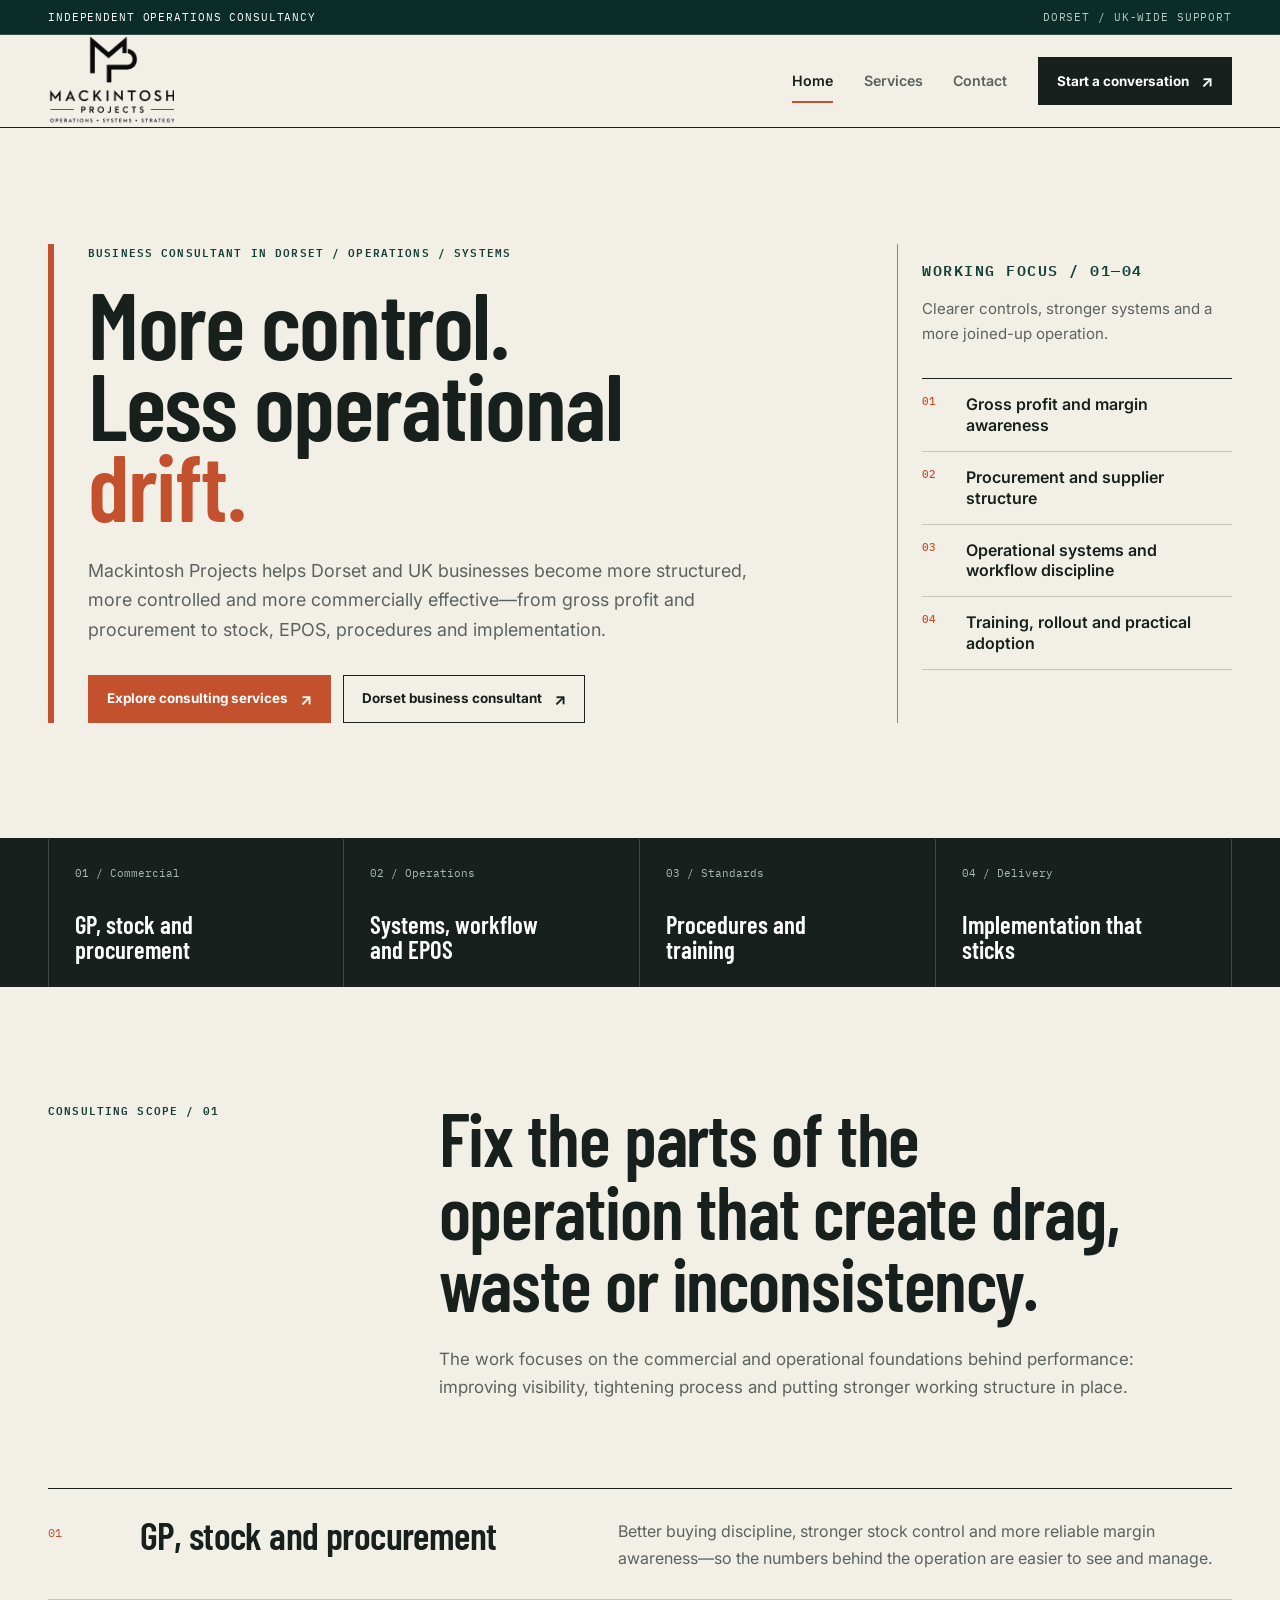
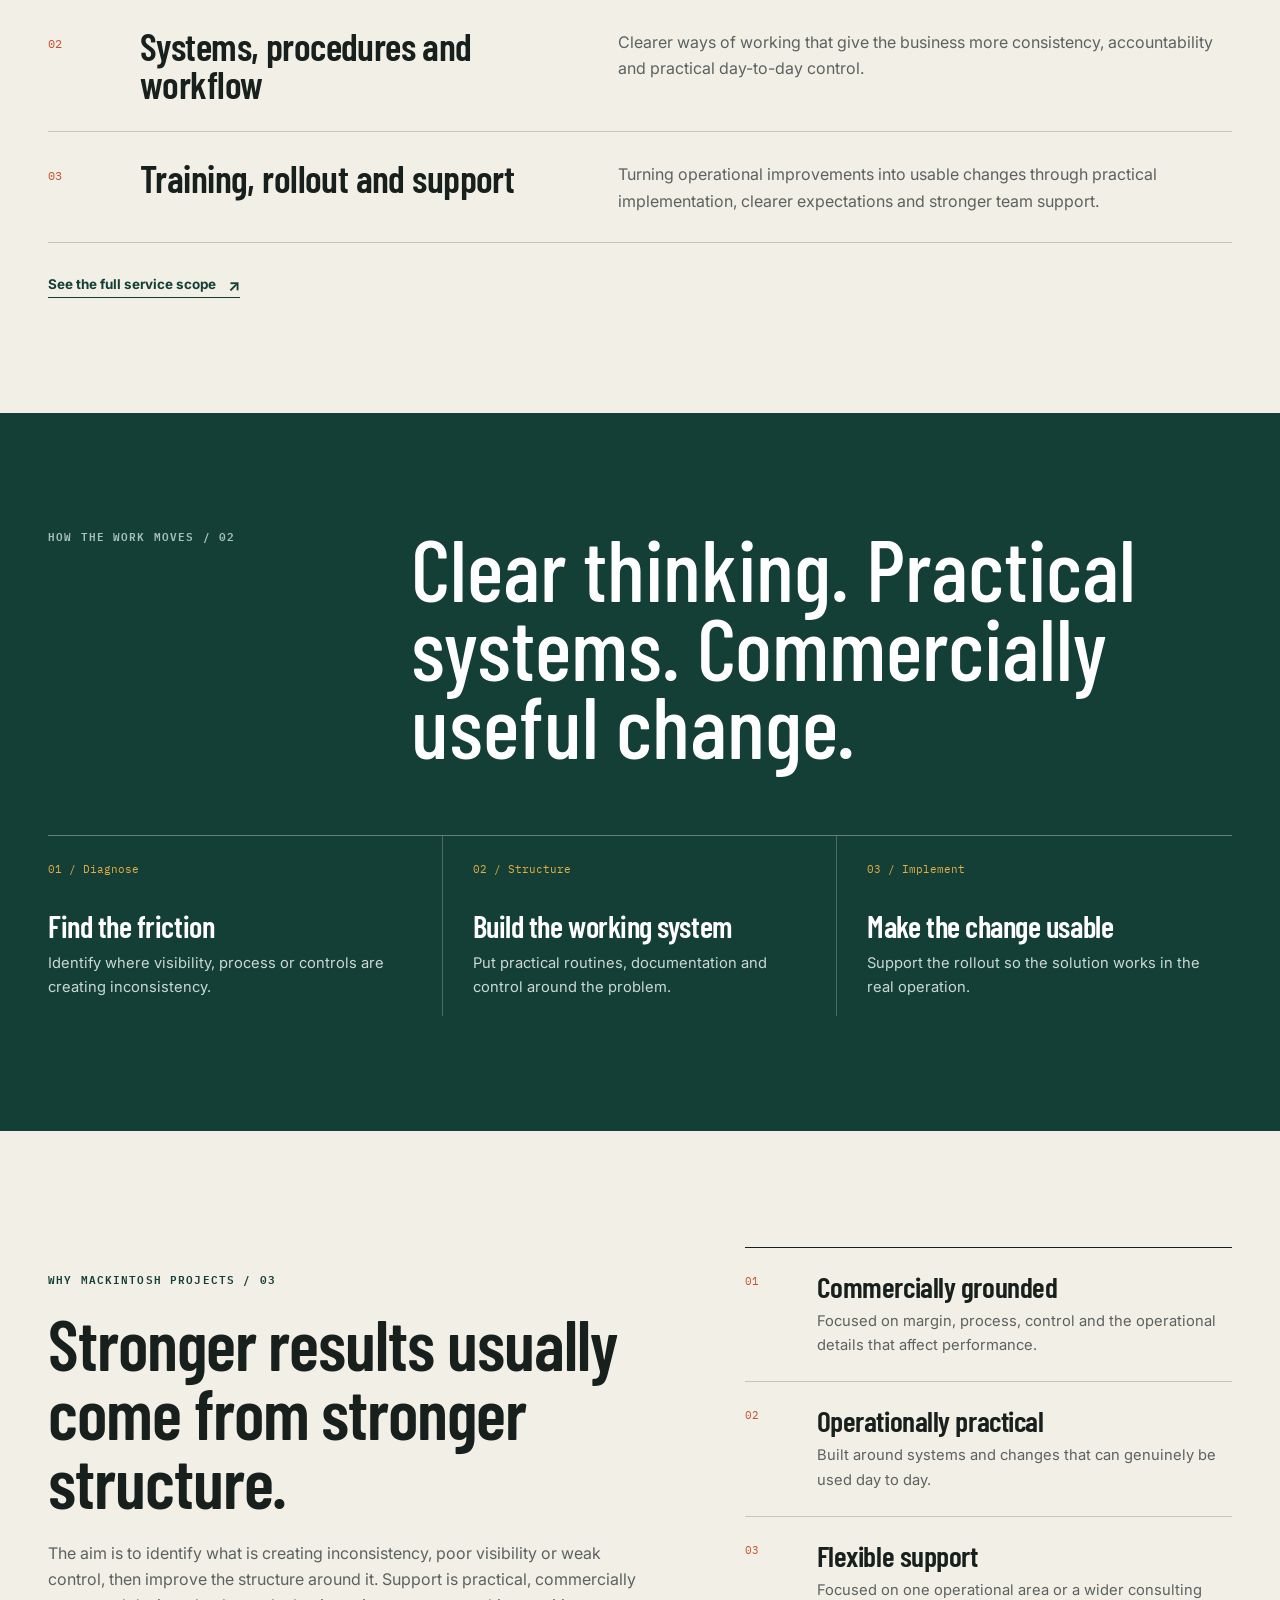
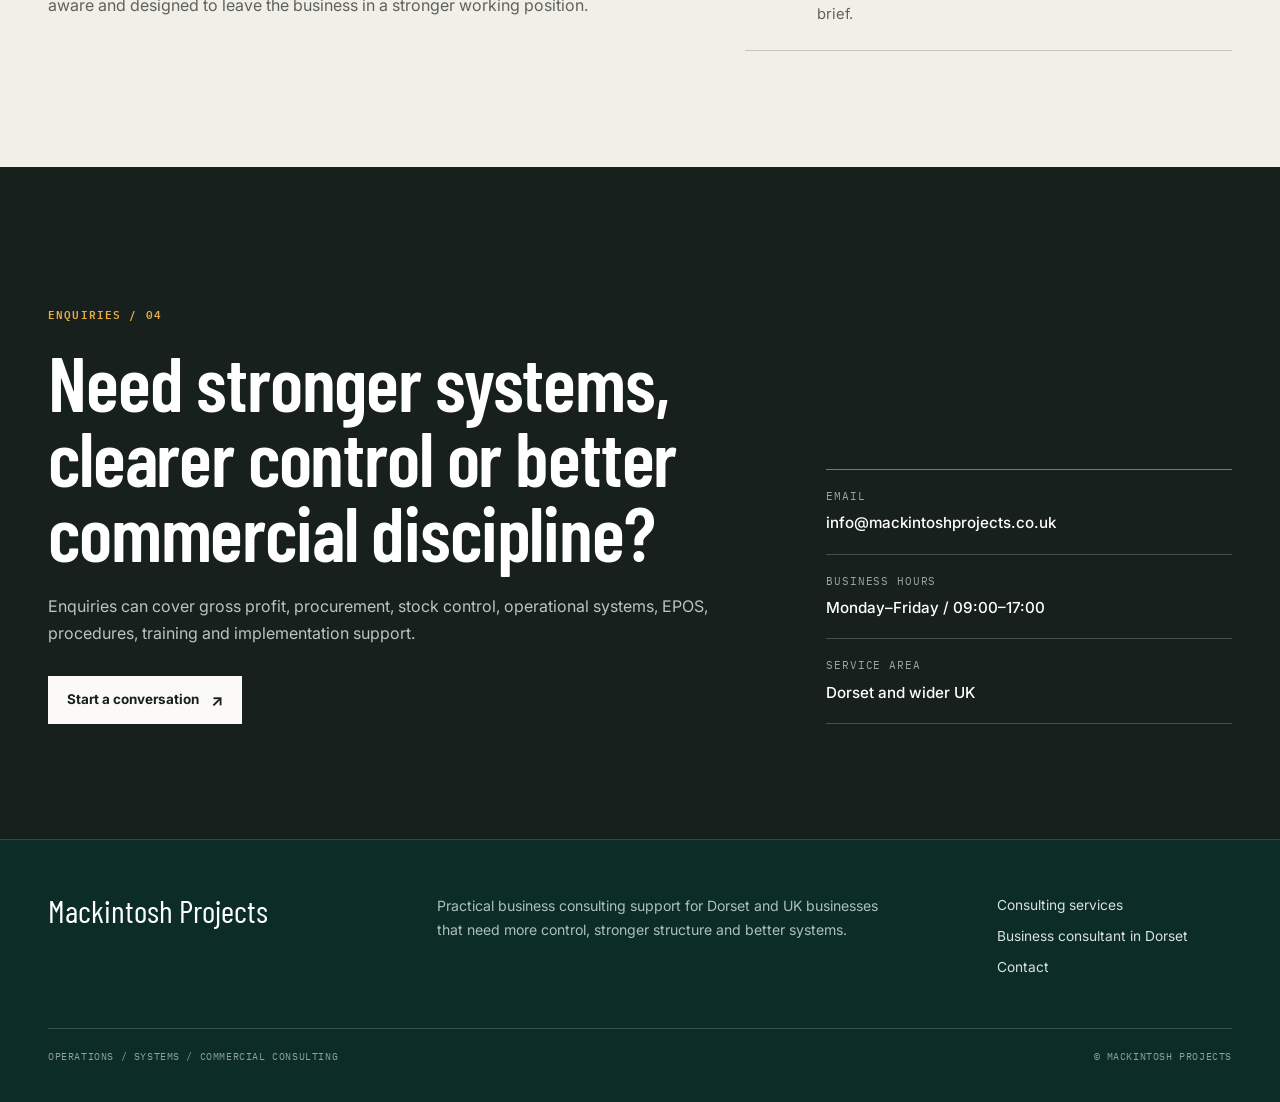
<file: index.html>
<!doctype html>
<html lang="en">
<head>
  <meta charset="utf-8">
  <meta name="viewport" content="width=device-width, initial-scale=1">
  <link rel="icon" href="/favicon.ico" sizes="any">
  <link rel="icon" type="image/png" sizes="16x16" href="/assets/favicon-16.png">
  <link rel="icon" type="image/png" sizes="32x32" href="/assets/favicon-32.png">
  <link rel="apple-touch-icon" sizes="180x180" href="/assets/apple-touch-icon.png">
  <link rel="manifest" href="/site.webmanifest">
  <meta name="theme-color" content="#143f36">
  <title>Mackintosh Projects | Business Consultant in Dorset for Operations and Systems</title>
  <meta name="description" content="Mackintosh Projects is a Dorset business consultant providing practical support with operations, systems, gross profit, stock control, EPOS, procedures and implementation.">
  <meta name="robots" content="index,follow,max-snippet:-1,max-image-preview:large,max-video-preview:-1">
  <link rel="canonical" href="https://mackintoshprojects.co.uk/">
  <meta property="og:type" content="website">
  <meta property="og:site_name" content="Mackintosh Projects">
  <meta property="og:title" content="Mackintosh Projects | Business Consultant in Dorset">
  <meta property="og:description" content="Practical business consulting support for operations, systems, gross profit, stock control, EPOS, procedures, training and implementation.">
  <meta property="og:url" content="https://mackintoshprojects.co.uk/">
  <meta property="og:image" content="https://mackintoshprojects.co.uk/assets/logo-transparent.png">
  <meta name="twitter:card" content="summary">
  <meta name="twitter:title" content="Mackintosh Projects | Business Consultant in Dorset">
  <meta name="twitter:description" content="Practical business consulting support for businesses that need stronger control, structure and systems.">
  <link rel="stylesheet" href="/assets/styles.css?v=20260827-2">
  <script type="application/ld+json">
  {
    "@context": "https://schema.org",
    "@type": ["LocalBusiness", "ProfessionalService"],
    "@id": "https://mackintoshprojects.co.uk/#business",
    "name": "Mackintosh Projects",
    "url": "https://mackintoshprojects.co.uk/",
    "logo": "https://mackintoshprojects.co.uk/assets/logo-transparent.png",
    "description": "Mackintosh Projects is a Dorset business consultant providing practical support with operations, systems, gross profit, stock control, EPOS, procedures, training and implementation.",
    "email": "info@mackintoshprojects.co.uk",
    "areaServed": ["Dorset", "Bournemouth", "Poole", "Wimborne", "Wareham", "United Kingdom"],
    "openingHours": "Mo-Fr 09:00-17:00",
    "knowsAbout": ["business management consulting", "operational systems", "gross profit control", "stock control", "EPOS setup", "procedures and training"],
    "makesOffer": [
      { "@type": "Offer", "itemOffered": { "@type": "Service", "name": "Business management consulting" } },
      { "@type": "Offer", "itemOffered": { "@type": "Service", "name": "Operational systems consulting" } },
      { "@type": "Offer", "itemOffered": { "@type": "Service", "name": "Gross profit and stock control support" } },
      { "@type": "Offer", "itemOffered": { "@type": "Service", "name": "EPOS setup and workflow support" } },
      { "@type": "Offer", "itemOffered": { "@type": "Service", "name": "Procedures and training support" } }
    ]
  }
  </script>
</head>
<body>
  <a class="skip-link" href="#main-content">Skip to main content</a>
  <header class="site-header">
    <div class="utility-bar">
      <div class="container utility-inner">
        <span>Independent operations consultancy</span>
        <span>Dorset / UK-wide support</span>
      </div>
    </div>
    <div class="container nav-inner">
      <a href="/" class="brand" aria-label="Mackintosh Projects home">
        <img src="/assets/logo-wordmark.png" alt="Mackintosh Projects" class="brand-logo">
      </a>
      <nav class="desktop-nav" aria-label="Main navigation">
        <a href="/" aria-current="page">Home</a>
        <a href="/services">Services</a>
        <a href="/contact">Contact</a>
        <a class="button button-dark" href="/contact">Start a conversation</a>
      </nav>
      <details class="mobile-nav">
        <summary>Menu</summary>
        <nav class="mobile-panel" aria-label="Mobile navigation">
          <a href="/" aria-current="page">Home</a>
          <a href="/services">Services</a>
          <a href="/contact">Contact</a>
          <a href="/contact">Start a conversation</a>
        </nav>
      </details>
    </div>
  </header>

  <main id="main-content">
    <section class="hero">
      <div class="container hero-grid">
        <div class="hero-copy-wrap">
          <p class="eyebrow">Business consultant in Dorset / Operations / Systems</p>
          <h1>More control.<br>Less operational <span class="accent">drift.</span></h1>
          <p class="hero-summary">Mackintosh Projects helps Dorset and UK businesses become more structured, more controlled and more commercially effective—from gross profit and procurement to stock, EPOS, procedures and implementation.</p>
          <div class="actions">
            <a class="button" href="/services">Explore consulting services</a>
            <a class="button-ghost" href="/business-consultant-dorset">Dorset business consultant</a>
          </div>
        </div>
        <aside class="scope-panel" aria-label="Consulting focus">
          <p class="mini-label">Working focus / 01—04</p>
          <p>Clearer controls, stronger systems and a more joined-up operation.</p>
          <ol class="scope-list">
            <li><span>01</span>Gross profit and margin awareness</li>
            <li><span>02</span>Procurement and supplier structure</li>
            <li><span>03</span>Operational systems and workflow discipline</li>
            <li><span>04</span>Training, rollout and practical adoption</li>
          </ol>
        </aside>
      </div>
      <div class="capability-strip">
        <div class="container capability-grid">
          <div class="capability-item"><span>01 / Commercial</span><strong>GP, stock and procurement</strong></div>
          <div class="capability-item"><span>02 / Operations</span><strong>Systems, workflow and EPOS</strong></div>
          <div class="capability-item"><span>03 / Standards</span><strong>Procedures and training</strong></div>
          <div class="capability-item"><span>04 / Delivery</span><strong>Implementation that sticks</strong></div>
        </div>
      </div>
    </section>

    <section class="section">
      <div class="container">
        <div class="section-intro">
          <p class="eyebrow">Consulting scope / 01</p>
          <div>
            <h2>Fix the parts of the operation that create drag, waste or inconsistency.</h2>
            <p class="intro-copy">The work focuses on the commercial and operational foundations behind performance: improving visibility, tightening process and putting stronger working structure in place.</p>
          </div>
        </div>
        <ol class="service-index">
          <li class="service-row">
            <span class="number">01</span>
            <h3>GP, stock and procurement</h3>
            <p>Better buying discipline, stronger stock control and more reliable margin awareness—so the numbers behind the operation are easier to see and manage.</p>
          </li>
          <li class="service-row">
            <span class="number">02</span>
            <h3>Systems, procedures and workflow</h3>
            <p>Clearer ways of working that give the business more consistency, accountability and practical day-to-day control.</p>
          </li>
          <li class="service-row">
            <span class="number">03</span>
            <h3>Training, rollout and support</h3>
            <p>Turning operational improvements into usable changes through practical implementation, clearer expectations and stronger team support.</p>
          </li>
        </ol>
        <div class="actions">
          <a class="text-link" href="/services">See the full service scope</a>
        </div>
      </div>
    </section>

    <section class="section statement-band">
      <div class="container">
        <div class="statement-grid">
          <p class="eyebrow">How the work moves / 02</p>
          <p class="statement">Clear thinking. Practical systems. Commercially useful change.</p>
        </div>
        <div class="process-grid">
          <div class="process-step">
            <span>01 / Diagnose</span>
            <h3>Find the friction</h3>
            <p>Identify where visibility, process or controls are creating inconsistency.</p>
          </div>
          <div class="process-step">
            <span>02 / Structure</span>
            <h3>Build the working system</h3>
            <p>Put practical routines, documentation and control around the problem.</p>
          </div>
          <div class="process-step">
            <span>03 / Implement</span>
            <h3>Make the change usable</h3>
            <p>Support the rollout so the solution works in the real operation.</p>
          </div>
        </div>
      </div>
    </section>

    <section class="section">
      <div class="container split">
        <div class="split-copy">
          <p class="eyebrow">Why Mackintosh Projects / 03</p>
          <h2>Stronger results usually come from stronger structure.</h2>
          <p>The aim is to identify what is creating inconsistency, poor visibility or weak control, then improve the structure around it. Support is practical, commercially aware and designed to leave the business in a stronger working position.</p>
        </div>
        <ol class="reason-list">
          <li><span class="number">01</span><div><h3>Commercially grounded</h3><p>Focused on margin, process, control and the operational details that affect performance.</p></div></li>
          <li><span class="number">02</span><div><h3>Operationally practical</h3><p>Built around systems and changes that can genuinely be used day to day.</p></div></li>
          <li><span class="number">03</span><div><h3>Flexible support</h3><p>Focused on one operational area or a wider consulting brief.</p></div></li>
        </ol>
      </div>
    </section>

    <section class="section contact-band">
      <div class="container contact-band-grid">
        <div>
          <p class="eyebrow">Enquiries / 04</p>
          <h2>Need stronger systems, clearer control or better commercial discipline?</h2>
          <p>Enquiries can cover gross profit, procurement, stock control, operational systems, EPOS, procedures, training and implementation support.</p>
          <div class="actions"><a class="button button-light" href="/contact">Start a conversation</a></div>
        </div>
        <div class="contact-data">
          <div><span>Email</span><strong>info@mackintoshprojects.co.uk</strong></div>
          <div><span>Business hours</span><strong>Monday–Friday / 09:00–17:00</strong></div>
          <div><span>Service area</span><strong>Dorset and wider UK</strong></div>
        </div>
      </div>
    </section>
  </main>

  <footer class="footer">
    <div class="container">
      <div class="footer-grid">
        <div><div class="footer-brand">Mackintosh Projects</div></div>
        <p>Practical business consulting support for Dorset and UK businesses that need more control, stronger structure and better systems.</p>
        <nav class="footer-nav" aria-label="Footer navigation">
          <a href="/services">Consulting services</a>
          <a href="/business-consultant-dorset">Business consultant in Dorset</a>
          <a href="/contact">Contact</a>
        </nav>
      </div>
      <div class="footer-base"><span>Operations / Systems / Commercial consulting</span><span>© Mackintosh Projects</span></div>
    </div>
  </footer>
</body>
</html>
</file>
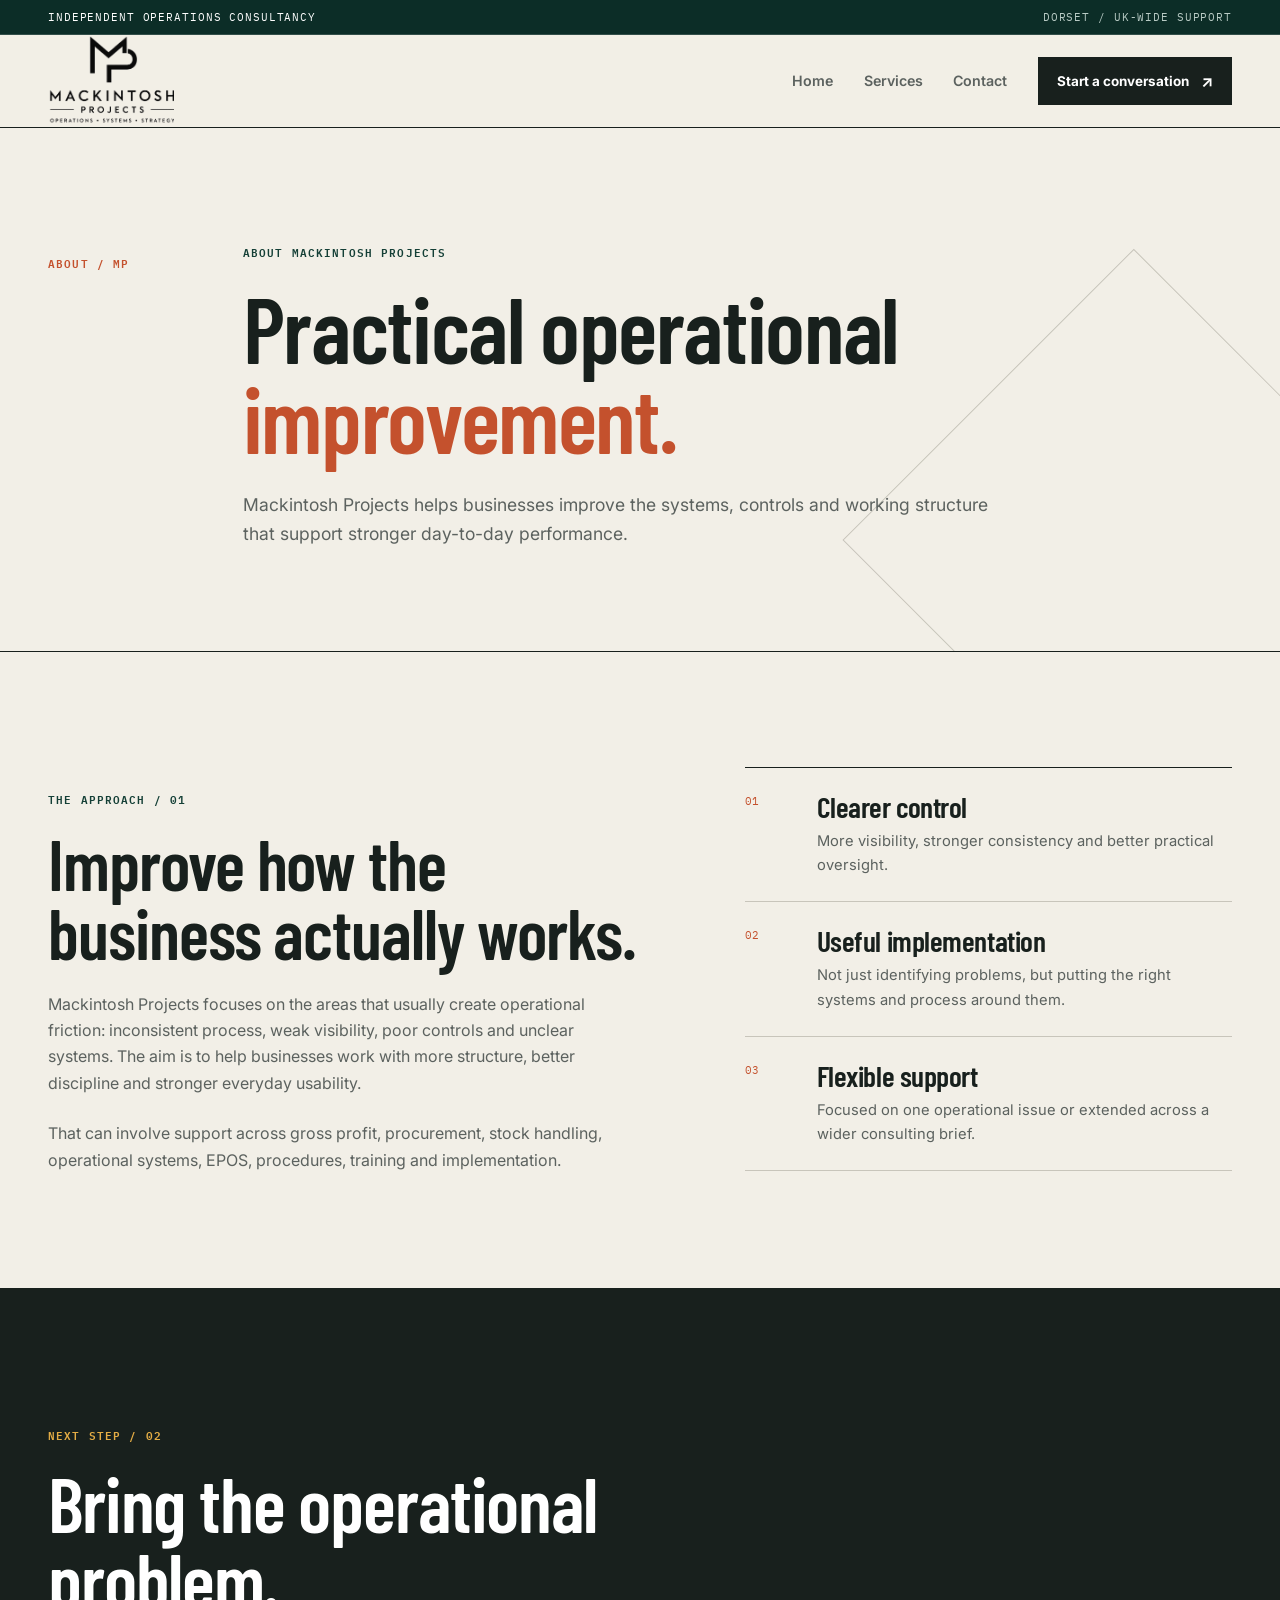
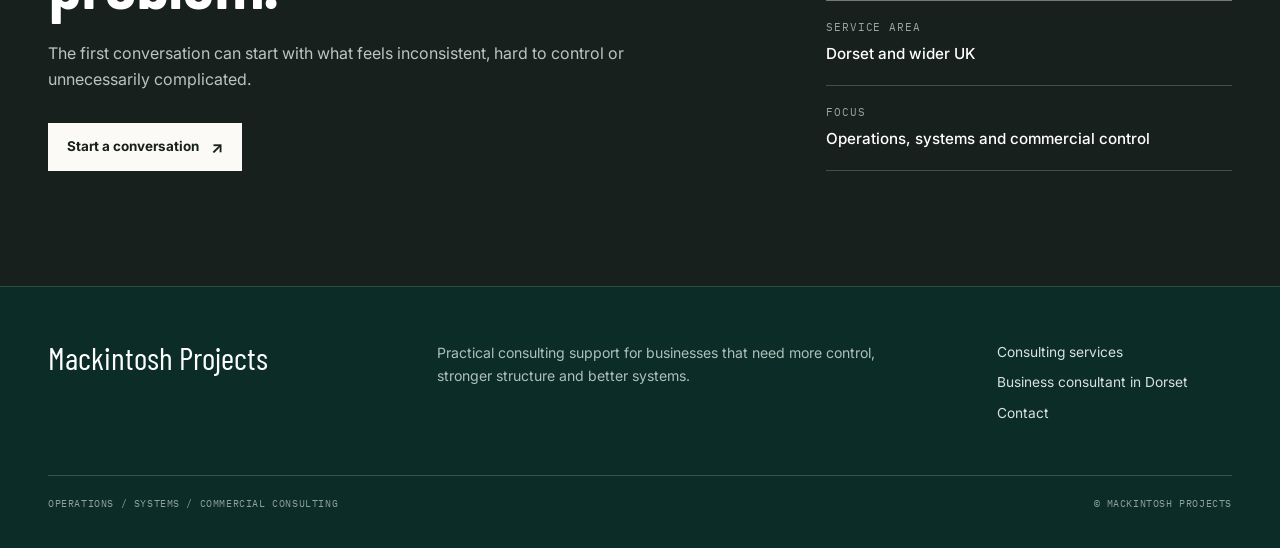
<file: about.html>
<!doctype html>
<html lang="en">
<head>
  <meta charset="utf-8">
  <meta name="viewport" content="width=device-width, initial-scale=1">
  <link rel="icon" href="/favicon.ico" sizes="any">
  <link rel="icon" type="image/png" sizes="32x32" href="/assets/favicon-32.png">
  <link rel="apple-touch-icon" sizes="180x180" href="/assets/apple-touch-icon.png">
  <link rel="manifest" href="/site.webmanifest">
  <meta name="theme-color" content="#143f36">
  <title>Mackintosh Projects | Operations, Systems and Commercial Consulting</title>
  <meta name="description" content="Mackintosh Projects provides practical consulting support with gross profit, procurement, operational systems, stock control, EPOS, procedures, training and implementation.">
  <meta name="robots" content="noindex,follow">
  <link rel="canonical" href="https://mackintoshprojects.co.uk/">
  <link rel="stylesheet" href="/assets/styles.css?v=20260827-2">
</head>
<body>
  <a class="skip-link" href="#main-content">Skip to main content</a>
  <header class="site-header">
    <div class="utility-bar"><div class="container utility-inner"><span>Independent operations consultancy</span><span>Dorset / UK-wide support</span></div></div>
    <div class="container nav-inner">
      <a href="/" class="brand" aria-label="Mackintosh Projects home"><img src="/assets/logo-wordmark.png" alt="Mackintosh Projects" class="brand-logo"></a>
      <nav class="desktop-nav" aria-label="Main navigation"><a href="/">Home</a><a href="/services">Services</a><a href="/contact">Contact</a><a class="button button-dark" href="/contact">Start a conversation</a></nav>
      <details class="mobile-nav"><summary>Menu</summary><nav class="mobile-panel" aria-label="Mobile navigation"><a href="/">Home</a><a href="/services">Services</a><a href="/contact">Contact</a><a href="/contact">Start a conversation</a></nav></details>
    </div>
  </header>

  <main id="main-content">
    <section class="page-hero">
      <div class="container page-hero-grid"><p class="index-label">About / MP</p><div><p class="eyebrow">About Mackintosh Projects</p><h1>Practical operational <span class="accent">improvement.</span></h1><p class="lead">Mackintosh Projects helps businesses improve the systems, controls and working structure that support stronger day-to-day performance.</p></div></div>
    </section>
    <section class="section">
      <div class="container split">
        <div class="split-copy"><p class="eyebrow">The approach / 01</p><h2>Improve how the business actually works.</h2><p>Mackintosh Projects focuses on the areas that usually create operational friction: inconsistent process, weak visibility, poor controls and unclear systems. The aim is to help businesses work with more structure, better discipline and stronger everyday usability.</p><p>That can involve support across gross profit, procurement, stock handling, operational systems, EPOS, procedures, training and implementation.</p></div>
        <ol class="reason-list"><li><span class="number">01</span><div><h3>Clearer control</h3><p>More visibility, stronger consistency and better practical oversight.</p></div></li><li><span class="number">02</span><div><h3>Useful implementation</h3><p>Not just identifying problems, but putting the right systems and process around them.</p></div></li><li><span class="number">03</span><div><h3>Flexible support</h3><p>Focused on one operational issue or extended across a wider consulting brief.</p></div></li></ol>
      </div>
    </section>
    <section class="section contact-band"><div class="container contact-band-grid"><div><p class="eyebrow">Next step / 02</p><h2>Bring the operational problem.</h2><p>The first conversation can start with what feels inconsistent, hard to control or unnecessarily complicated.</p><div class="actions"><a class="button button-light" href="/contact">Start a conversation</a></div></div><div class="contact-data"><div><span>Service area</span><strong>Dorset and wider UK</strong></div><div><span>Focus</span><strong>Operations, systems and commercial control</strong></div></div></div></section>
  </main>

  <footer class="footer"><div class="container"><div class="footer-grid"><div><div class="footer-brand">Mackintosh Projects</div></div><p>Practical consulting support for businesses that need more control, stronger structure and better systems.</p><nav class="footer-nav" aria-label="Footer navigation"><a href="/services">Consulting services</a><a href="/business-consultant-dorset">Business consultant in Dorset</a><a href="/contact">Contact</a></nav></div><div class="footer-base"><span>Operations / Systems / Commercial consulting</span><span>© Mackintosh Projects</span></div></div></footer>
</body>
</html>
</file>
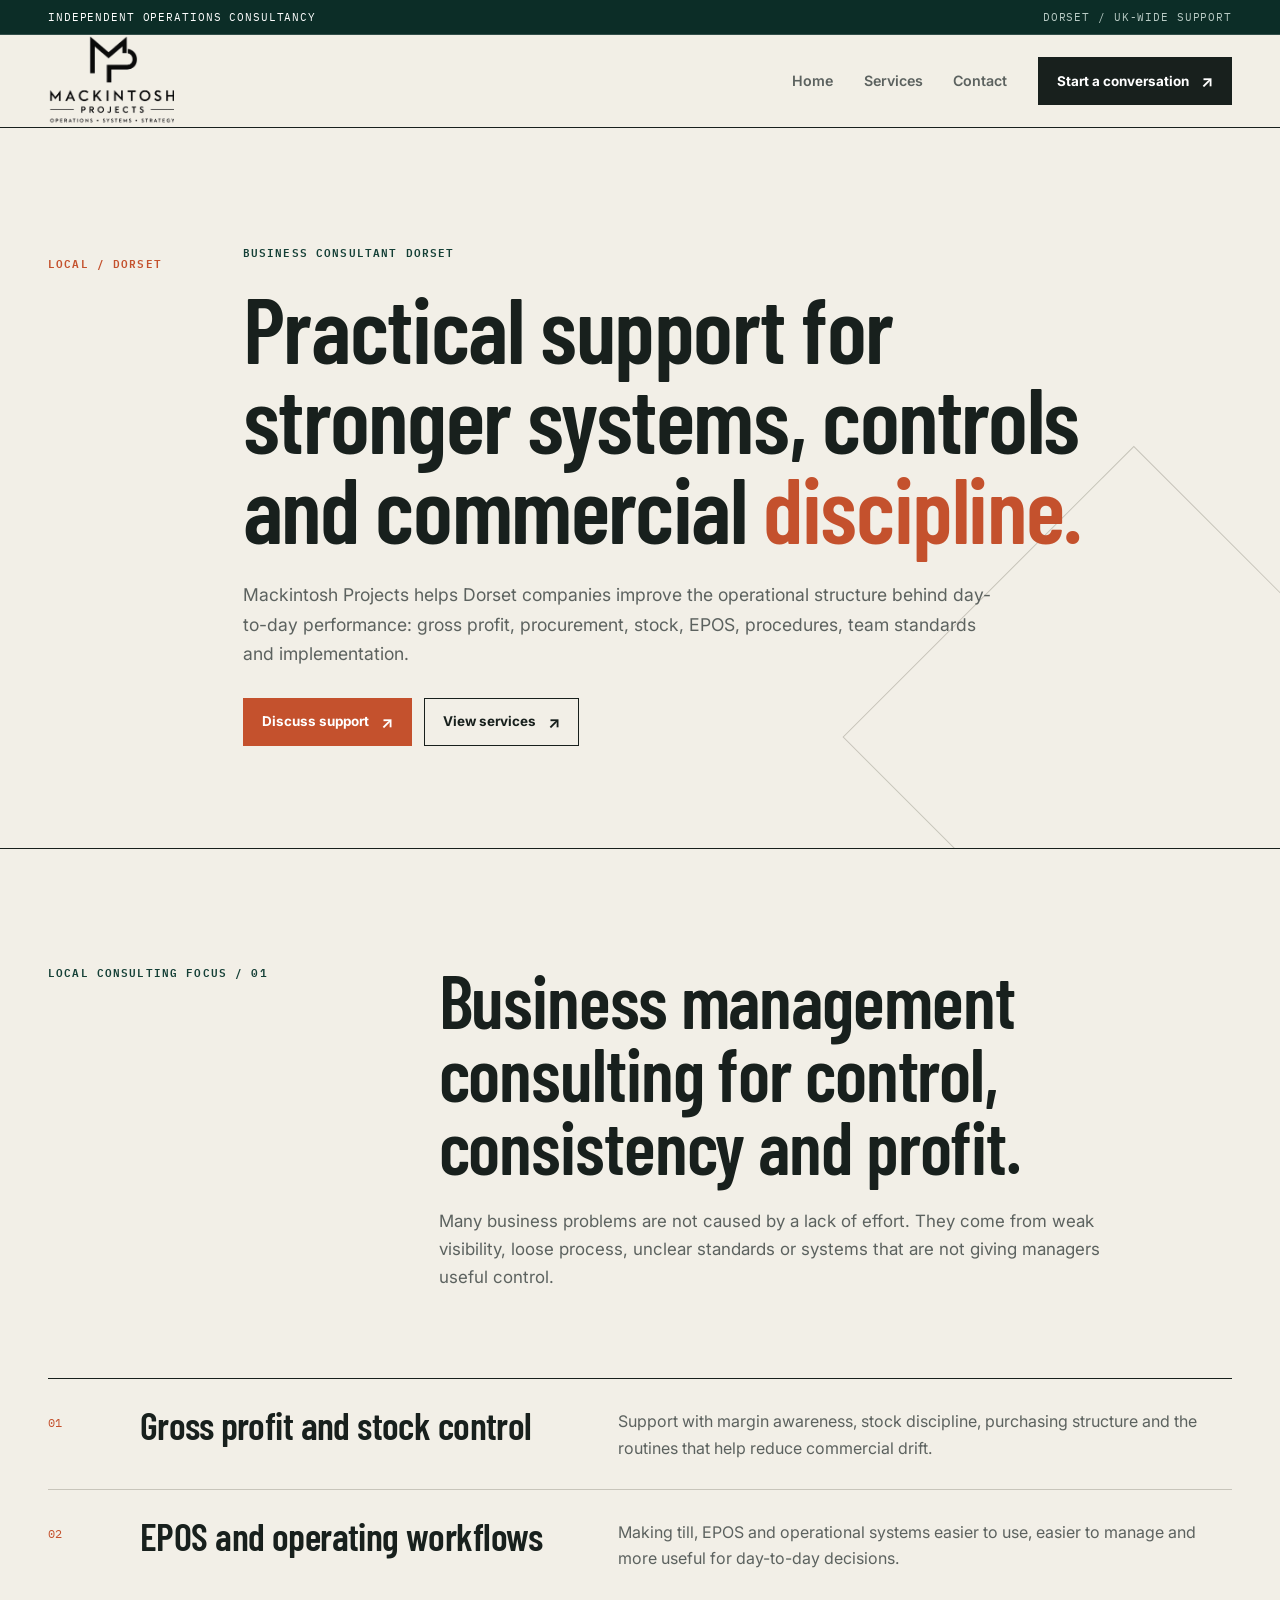
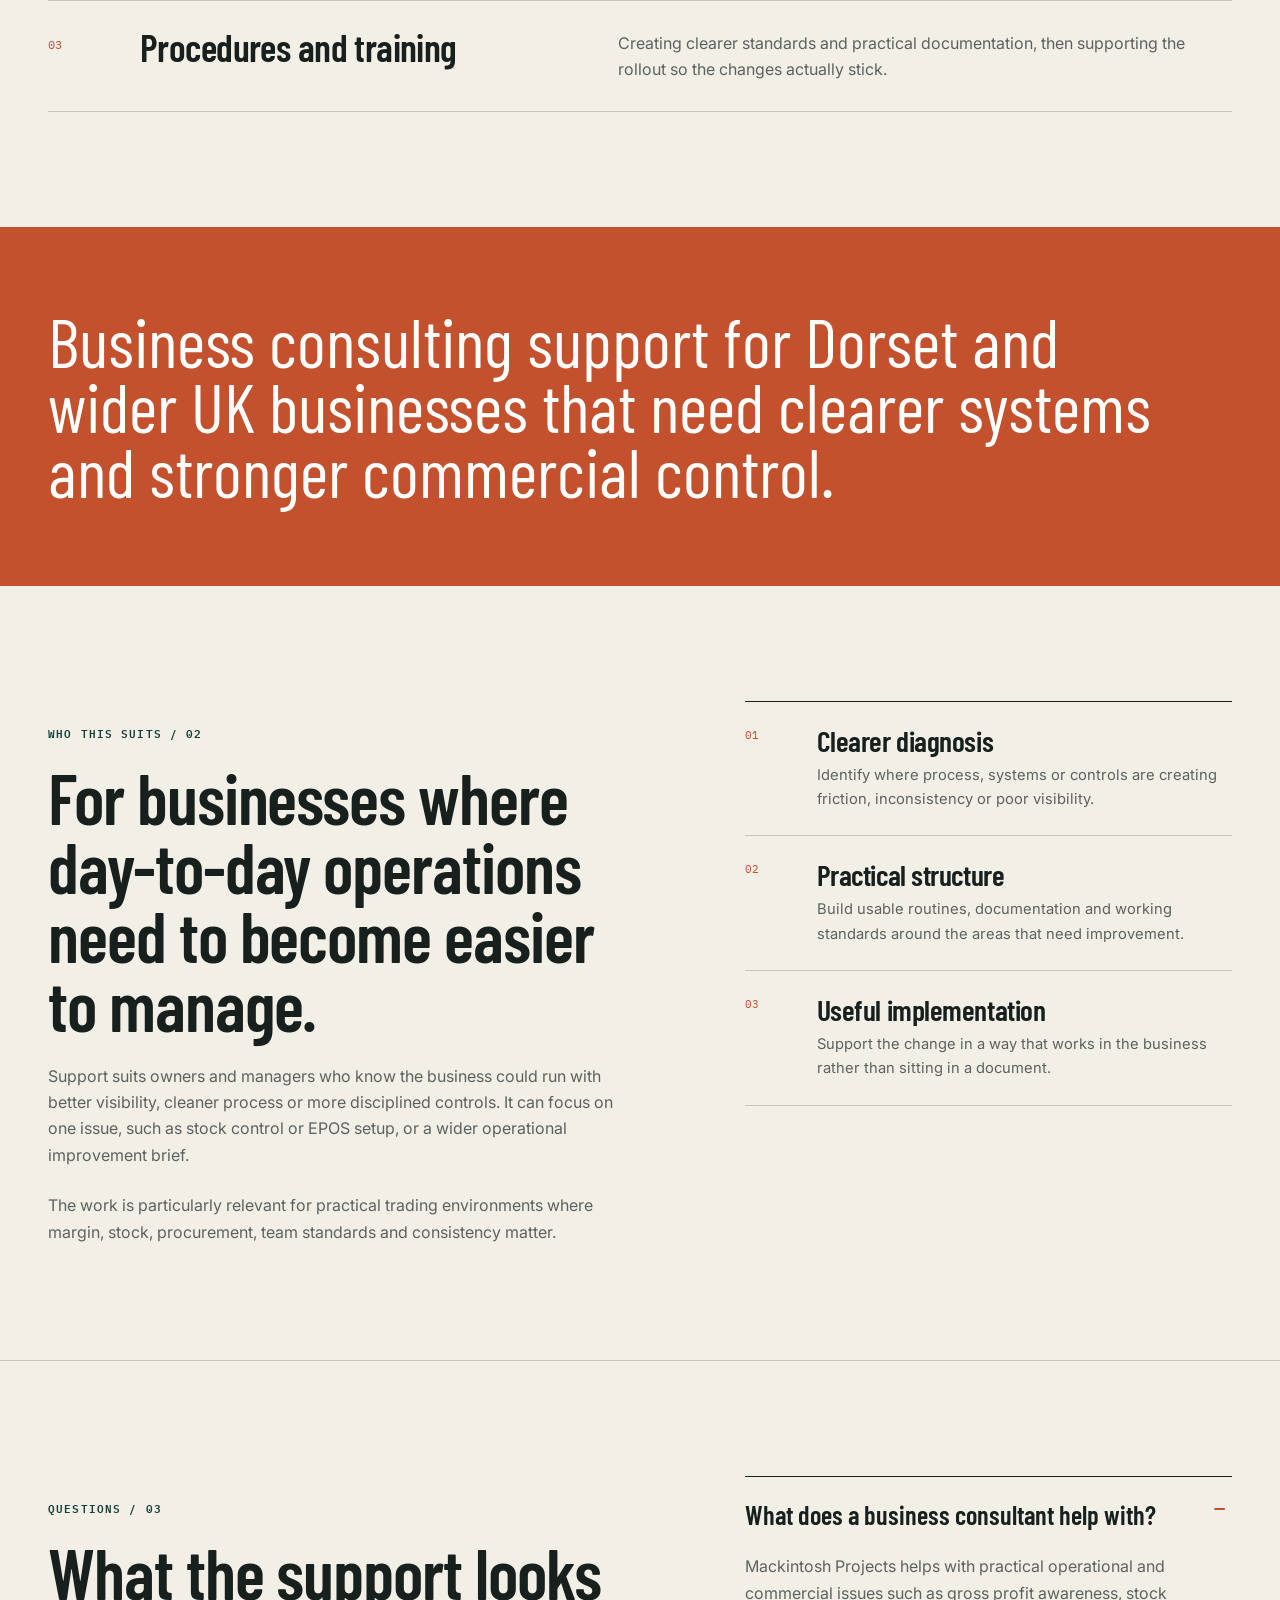
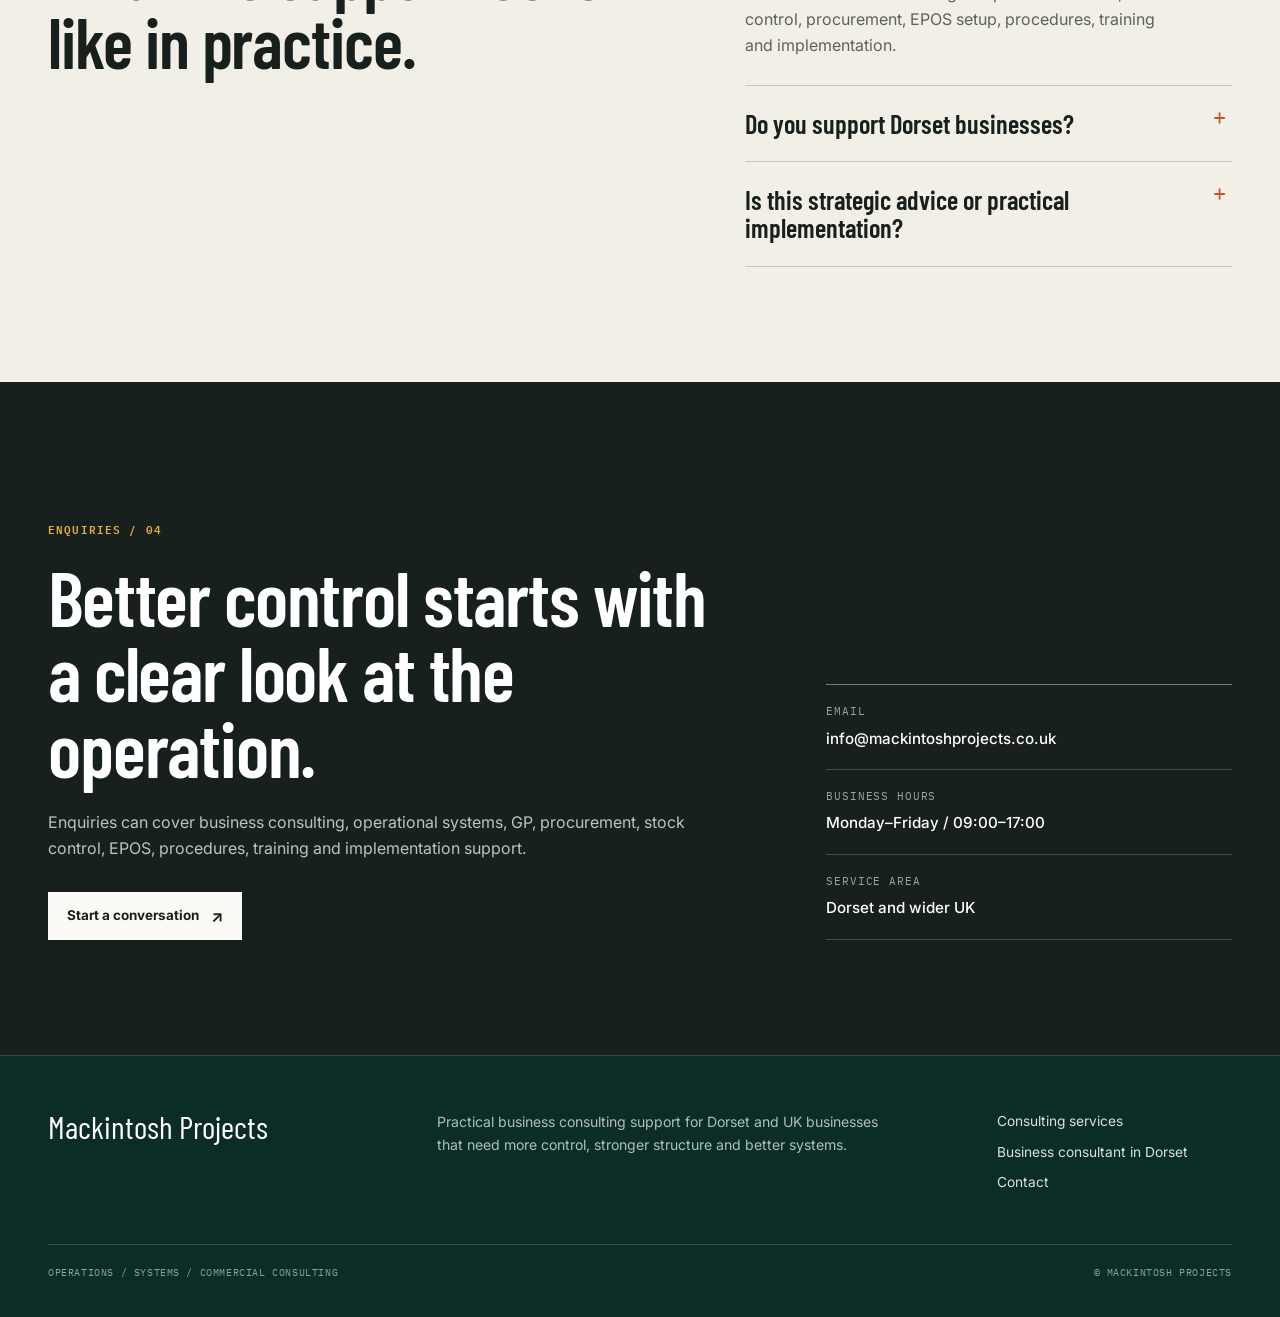
<file: business-consultant-dorset.html>
<!doctype html>
<html lang="en">
<head>
  <meta charset="utf-8">
  <meta name="viewport" content="width=device-width, initial-scale=1">
  <link rel="icon" href="/favicon.ico" sizes="any">
  <link rel="icon" type="image/png" sizes="16x16" href="/assets/favicon-16.png">
  <link rel="icon" type="image/png" sizes="32x32" href="/assets/favicon-32.png">
  <link rel="apple-touch-icon" sizes="180x180" href="/assets/apple-touch-icon.png">
  <link rel="manifest" href="/site.webmanifest">
  <meta name="theme-color" content="#143f36">
  <title>Business Consultant Dorset | Mackintosh Projects</title>
  <meta name="description" content="Mackintosh Projects provides practical business consultant support in Dorset for operations, systems, gross profit, stock control, EPOS, procedures and implementation.">
  <meta name="robots" content="index,follow,max-snippet:-1,max-image-preview:large,max-video-preview:-1">
  <link rel="canonical" href="https://mackintoshprojects.co.uk/business-consultant-dorset">
  <meta property="og:type" content="website">
  <meta property="og:site_name" content="Mackintosh Projects">
  <meta property="og:title" content="Business Consultant Dorset | Mackintosh Projects">
  <meta property="og:description" content="Practical business consultant support in Dorset for stronger operations, systems, controls and implementation.">
  <meta property="og:url" content="https://mackintoshprojects.co.uk/business-consultant-dorset">
  <meta property="og:image" content="https://mackintoshprojects.co.uk/assets/logo-transparent.png">
  <link rel="stylesheet" href="/assets/styles.css?v=20260827-2">
  <script type="application/ld+json">
  {
    "@context": "https://schema.org",
    "@graph": [
      {
        "@type": ["LocalBusiness", "ProfessionalService"],
        "@id": "https://mackintoshprojects.co.uk/#business",
        "name": "Mackintosh Projects",
        "url": "https://mackintoshprojects.co.uk/",
        "logo": "https://mackintoshprojects.co.uk/assets/logo-transparent.png",
        "description": "Mackintosh Projects provides practical business consultant support in Dorset and across the UK for operations, systems, commercial control and implementation.",
        "email": "info@mackintoshprojects.co.uk",
        "areaServed": ["Dorset", "Bournemouth", "Poole", "Wimborne", "Wareham", "United Kingdom"],
        "openingHours": "Mo-Fr 09:00-17:00"
      },
      {
        "@type": "BreadcrumbList",
        "itemListElement": [
          {"@type": "ListItem", "position": 1, "name": "Home", "item": "https://mackintoshprojects.co.uk/"},
          {"@type": "ListItem", "position": 2, "name": "Business Consultant Dorset", "item": "https://mackintoshprojects.co.uk/business-consultant-dorset"}
        ]
      },
      {
        "@type": "FAQPage",
        "mainEntity": [
          {"@type": "Question", "name": "What does a business consultant help with?", "acceptedAnswer": {"@type": "Answer", "text": "Mackintosh Projects helps with practical operational and commercial issues such as gross profit awareness, stock control, procurement, EPOS setup, procedures, training and implementation."}},
          {"@type": "Question", "name": "Do you support Dorset businesses?", "acceptedAnswer": {"@type": "Answer", "text": "Yes. Mackintosh Projects provides business consulting support for Dorset businesses and can also support businesses across the wider UK."}},
          {"@type": "Question", "name": "Is this strategic advice or practical implementation?", "acceptedAnswer": {"@type": "Answer", "text": "The support is practical and implementation focused. The aim is to improve how the business works day to day, not just produce abstract advice."}}
        ]
      }
    ]
  }
  </script>
</head>
<body>
  <a class="skip-link" href="#main-content">Skip to main content</a>
  <header class="site-header">
    <div class="utility-bar"><div class="container utility-inner"><span>Independent operations consultancy</span><span>Dorset / UK-wide support</span></div></div>
    <div class="container nav-inner">
      <a href="/" class="brand" aria-label="Mackintosh Projects home"><img src="/assets/logo-wordmark.png" alt="Mackintosh Projects" class="brand-logo"></a>
      <nav class="desktop-nav" aria-label="Main navigation"><a href="/">Home</a><a href="/services">Services</a><a href="/contact">Contact</a><a class="button button-dark" href="/contact">Start a conversation</a></nav>
      <details class="mobile-nav"><summary>Menu</summary><nav class="mobile-panel" aria-label="Mobile navigation"><a href="/">Home</a><a href="/services">Services</a><a href="/contact">Contact</a><a href="/contact">Start a conversation</a></nav></details>
    </div>
  </header>

  <main id="main-content">
    <section class="page-hero">
      <div class="container page-hero-grid">
        <p class="index-label">Local / Dorset</p>
        <div><p class="eyebrow">Business consultant Dorset</p><h1>Practical support for stronger systems, controls and commercial <span class="accent">discipline.</span></h1><p class="lead">Mackintosh Projects helps Dorset companies improve the operational structure behind day-to-day performance: gross profit, procurement, stock, EPOS, procedures, team standards and implementation.</p><div class="actions"><a class="button" href="/contact">Discuss support</a><a class="button-ghost" href="/services">View services</a></div></div>
      </div>
    </section>

    <section class="section">
      <div class="container">
        <div class="section-intro"><p class="eyebrow">Local consulting focus / 01</p><div><h2>Business management consulting for control, consistency and profit.</h2><p class="intro-copy">Many business problems are not caused by a lack of effort. They come from weak visibility, loose process, unclear standards or systems that are not giving managers useful control.</p></div></div>
        <ol class="service-index">
          <li class="service-row"><span class="number">01</span><h3>Gross profit and stock control</h3><p>Support with margin awareness, stock discipline, purchasing structure and the routines that help reduce commercial drift.</p></li>
          <li class="service-row"><span class="number">02</span><h3>EPOS and operating workflows</h3><p>Making till, EPOS and operational systems easier to use, easier to manage and more useful for day-to-day decisions.</p></li>
          <li class="service-row"><span class="number">03</span><h3>Procedures and training</h3><p>Creating clearer standards and practical documentation, then supporting the rollout so the changes actually stick.</p></li>
        </ol>
      </div>
    </section>

    <section class="positioning"><div class="container"><p>Business consulting support for Dorset and wider UK businesses that need clearer systems and stronger commercial control.</p></div></section>

    <section class="section">
      <div class="container split">
        <div class="split-copy"><p class="eyebrow">Who this suits / 02</p><h2>For businesses where day-to-day operations need to become easier to manage.</h2><p>Support suits owners and managers who know the business could run with better visibility, cleaner process or more disciplined controls. It can focus on one issue, such as stock control or EPOS setup, or a wider operational improvement brief.</p><p>The work is particularly relevant for practical trading environments where margin, stock, procurement, team standards and consistency matter.</p></div>
        <ol class="reason-list"><li><span class="number">01</span><div><h3>Clearer diagnosis</h3><p>Identify where process, systems or controls are creating friction, inconsistency or poor visibility.</p></div></li><li><span class="number">02</span><div><h3>Practical structure</h3><p>Build usable routines, documentation and working standards around the areas that need improvement.</p></div></li><li><span class="number">03</span><div><h3>Useful implementation</h3><p>Support the change in a way that works in the business rather than sitting in a document.</p></div></li></ol>
      </div>
    </section>

    <section class="section rule">
      <div class="container split">
        <div class="split-copy"><p class="eyebrow">Questions / 03</p><h2>What the support looks like in practice.</h2></div>
        <div class="faq"><details open><summary>What does a business consultant help with?</summary><p>Mackintosh Projects helps with practical operational and commercial issues such as gross profit awareness, stock control, procurement, EPOS setup, procedures, training and implementation.</p></details><details><summary>Do you support Dorset businesses?</summary><p>Yes. Mackintosh Projects provides business consulting support for Dorset businesses and can also support businesses across the wider UK.</p></details><details><summary>Is this strategic advice or practical implementation?</summary><p>The support is practical and implementation focused. The aim is to improve how the business works day to day, not just produce abstract advice.</p></details></div>
      </div>
    </section>

    <section class="section contact-band">
      <div class="container contact-band-grid">
        <div><p class="eyebrow">Enquiries / 04</p><h2>Better control starts with a clear look at the operation.</h2><p>Enquiries can cover business consulting, operational systems, GP, procurement, stock control, EPOS, procedures, training and implementation support.</p><div class="actions"><a class="button button-light" href="/contact">Start a conversation</a></div></div>
        <div class="contact-data"><div><span>Email</span><strong>info@mackintoshprojects.co.uk</strong></div><div><span>Business hours</span><strong>Monday–Friday / 09:00–17:00</strong></div><div><span>Service area</span><strong>Dorset and wider UK</strong></div></div>
      </div>
    </section>
  </main>

  <footer class="footer"><div class="container"><div class="footer-grid"><div><div class="footer-brand">Mackintosh Projects</div></div><p>Practical business consulting support for Dorset and UK businesses that need more control, stronger structure and better systems.</p><nav class="footer-nav" aria-label="Footer navigation"><a href="/services">Consulting services</a><a href="/business-consultant-dorset">Business consultant in Dorset</a><a href="/contact">Contact</a></nav></div><div class="footer-base"><span>Operations / Systems / Commercial consulting</span><span>© Mackintosh Projects</span></div></div></footer>
</body>
</html>
</file>
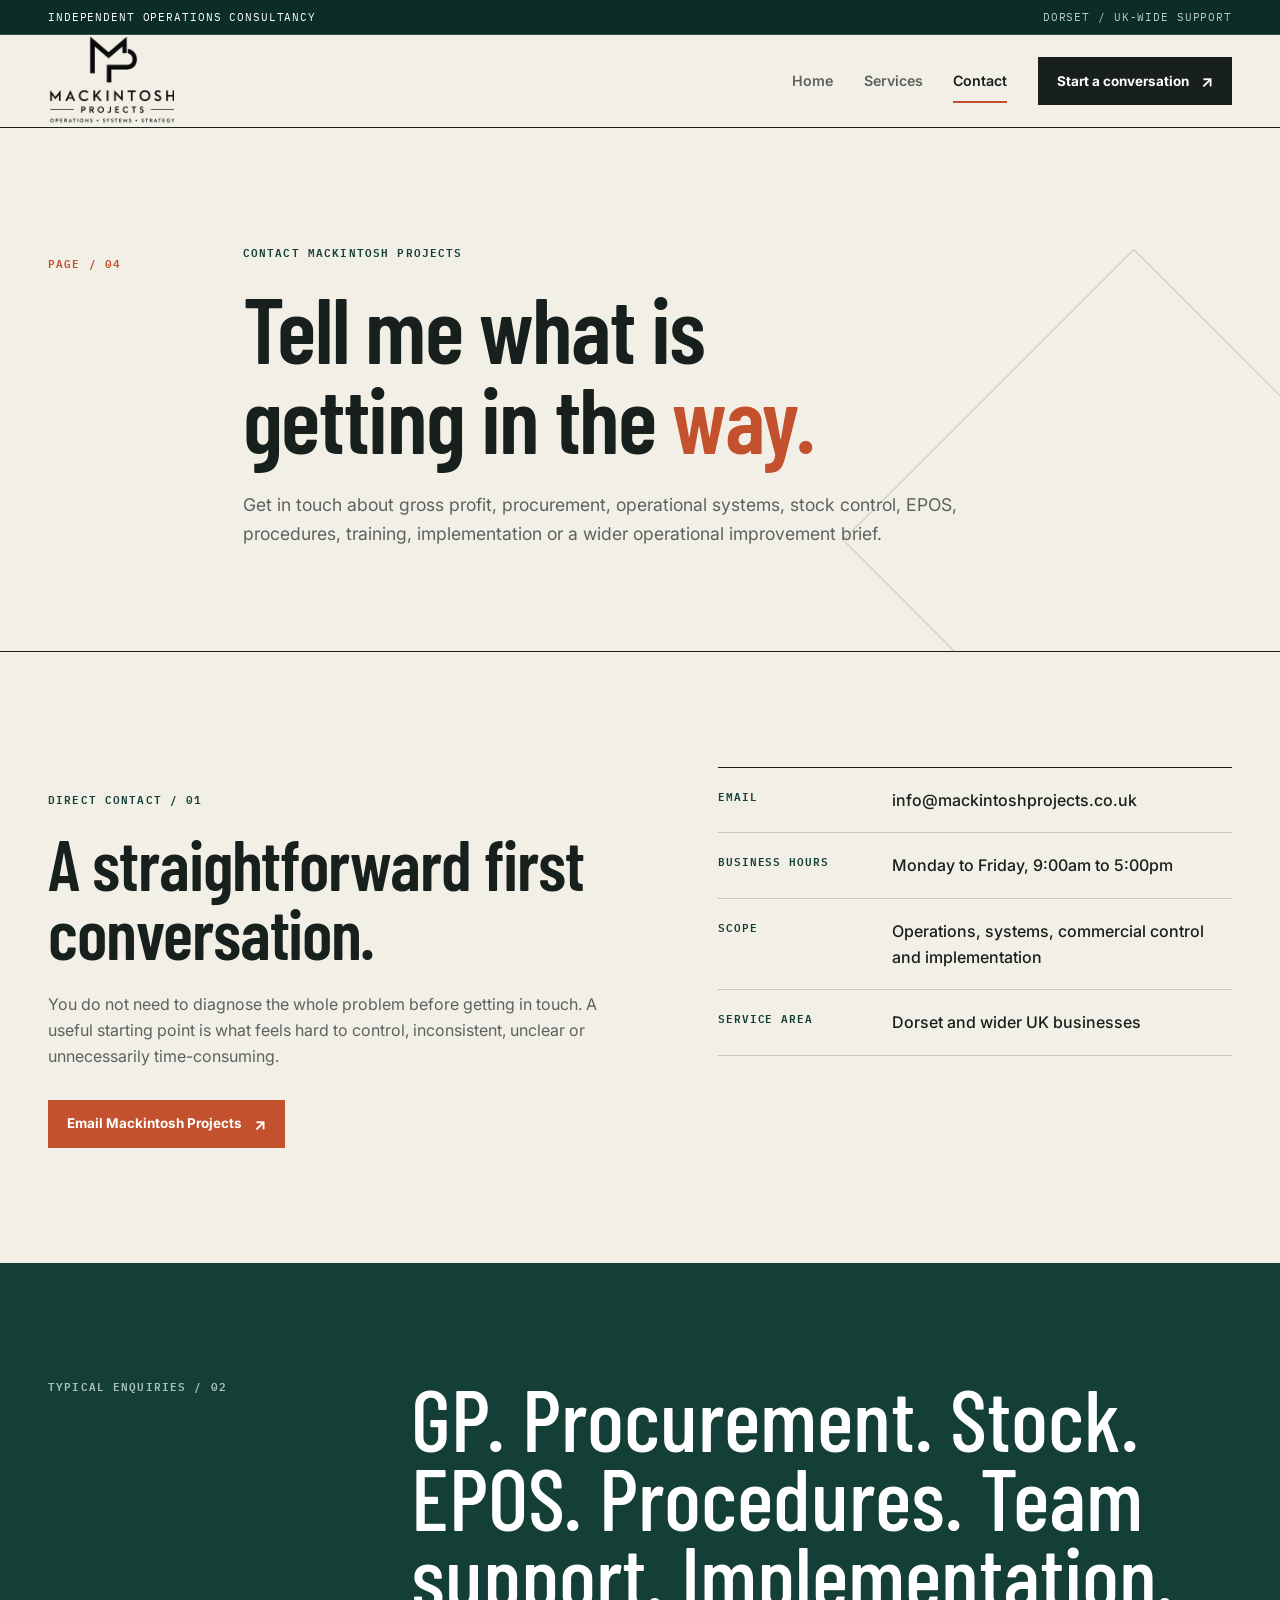
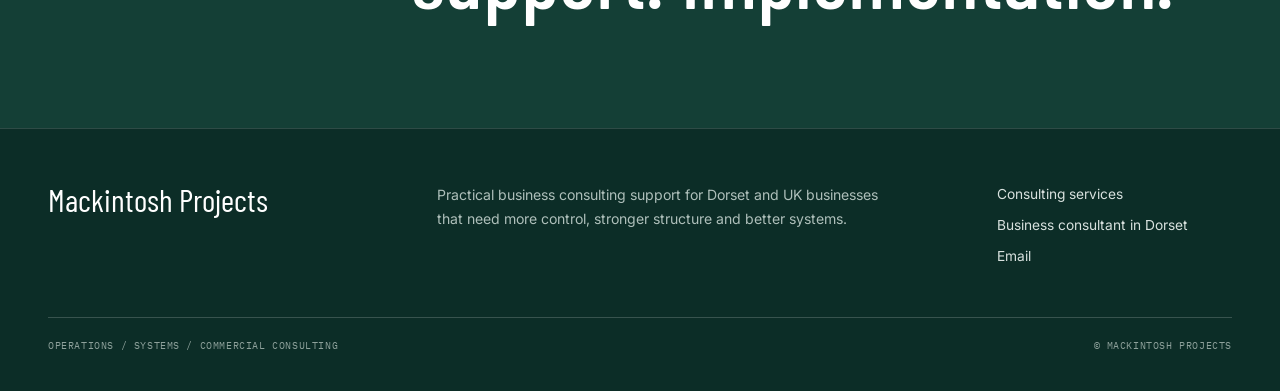
<file: contact.html>
<!doctype html>
<html lang="en">
<head>
  <meta charset="utf-8">
  <meta name="viewport" content="width=device-width, initial-scale=1">
  <link rel="icon" href="/favicon.ico" sizes="any">
  <link rel="icon" type="image/png" sizes="16x16" href="/assets/favicon-16.png">
  <link rel="icon" type="image/png" sizes="32x32" href="/assets/favicon-32.png">
  <link rel="apple-touch-icon" sizes="180x180" href="/assets/apple-touch-icon.png">
  <link rel="manifest" href="/site.webmanifest">
  <meta name="theme-color" content="#143f36">
  <title>Contact Mackintosh Projects | Dorset Business Consultant</title>
  <meta name="description" content="Contact Mackintosh Projects, a Dorset business consultant, about gross profit, procurement, operational systems, stock control, EPOS, procedures, training and consulting support.">
  <meta name="robots" content="index,follow,max-snippet:-1,max-image-preview:large,max-video-preview:-1">
  <link rel="canonical" href="https://mackintoshprojects.co.uk/contact">
  <link rel="stylesheet" href="/assets/styles.css?v=20260827-2">
</head>
<body>
  <a class="skip-link" href="#main-content">Skip to main content</a>
  <header class="site-header">
    <div class="utility-bar"><div class="container utility-inner"><span>Independent operations consultancy</span><span>Dorset / UK-wide support</span></div></div>
    <div class="container nav-inner">
      <a href="/" class="brand" aria-label="Mackintosh Projects home"><img src="/assets/logo-wordmark.png" alt="Mackintosh Projects" class="brand-logo"></a>
      <nav class="desktop-nav" aria-label="Main navigation"><a href="/">Home</a><a href="/services">Services</a><a href="/contact" aria-current="page">Contact</a><a class="button button-dark" href="/contact">Start a conversation</a></nav>
      <details class="mobile-nav"><summary>Menu</summary><nav class="mobile-panel" aria-label="Mobile navigation"><a href="/">Home</a><a href="/services">Services</a><a href="/contact" aria-current="page">Contact</a><a href="mailto:info@mackintoshprojects.co.uk">Email Mackintosh Projects</a></nav></details>
    </div>
  </header>

  <main id="main-content">
    <section class="page-hero">
      <div class="container page-hero-grid">
        <p class="index-label">Page / 04</p>
        <div><p class="eyebrow">Contact Mackintosh Projects</p><h1>Tell me what is getting in the <span class="accent">way.</span></h1><p class="lead">Get in touch about gross profit, procurement, operational systems, stock control, EPOS, procedures, training, implementation or a wider operational improvement brief.</p></div>
      </div>
    </section>

    <section class="section">
      <div class="container contact-layout">
        <div class="contact-intro">
          <p class="eyebrow">Direct contact / 01</p>
          <h2>A straightforward first conversation.</h2>
          <p>You do not need to diagnose the whole problem before getting in touch. A useful starting point is what feels hard to control, inconsistent, unclear or unnecessarily time-consuming.</p>
          <div class="actions"><a class="button" href="mailto:info@mackintoshprojects.co.uk">Email Mackintosh Projects</a></div>
        </div>
        <ul class="contact-list">
          <li><span>Email</span><strong>info@mackintoshprojects.co.uk</strong></li>
          <li><span>Business hours</span><strong>Monday to Friday, 9:00am to 5:00pm</strong></li>
          <li><span>Scope</span><strong>Operations, systems, commercial control and implementation</strong></li>
          <li><span>Service area</span><strong>Dorset and wider UK businesses</strong></li>
        </ul>
      </div>
    </section>

    <section class="section statement-band">
      <div class="container">
        <div class="statement-grid"><p class="eyebrow">Typical enquiries / 02</p><p class="statement">GP. Procurement. Stock. EPOS. Procedures. Team support. Implementation.</p></div>
      </div>
    </section>
  </main>

  <footer class="footer"><div class="container"><div class="footer-grid"><div><div class="footer-brand">Mackintosh Projects</div></div><p>Practical business consulting support for Dorset and UK businesses that need more control, stronger structure and better systems.</p><nav class="footer-nav" aria-label="Footer navigation"><a href="/services">Consulting services</a><a href="/business-consultant-dorset">Business consultant in Dorset</a><a href="mailto:info@mackintoshprojects.co.uk">Email</a></nav></div><div class="footer-base"><span>Operations / Systems / Commercial consulting</span><span>© Mackintosh Projects</span></div></div></footer>
</body>
</html>
</file>
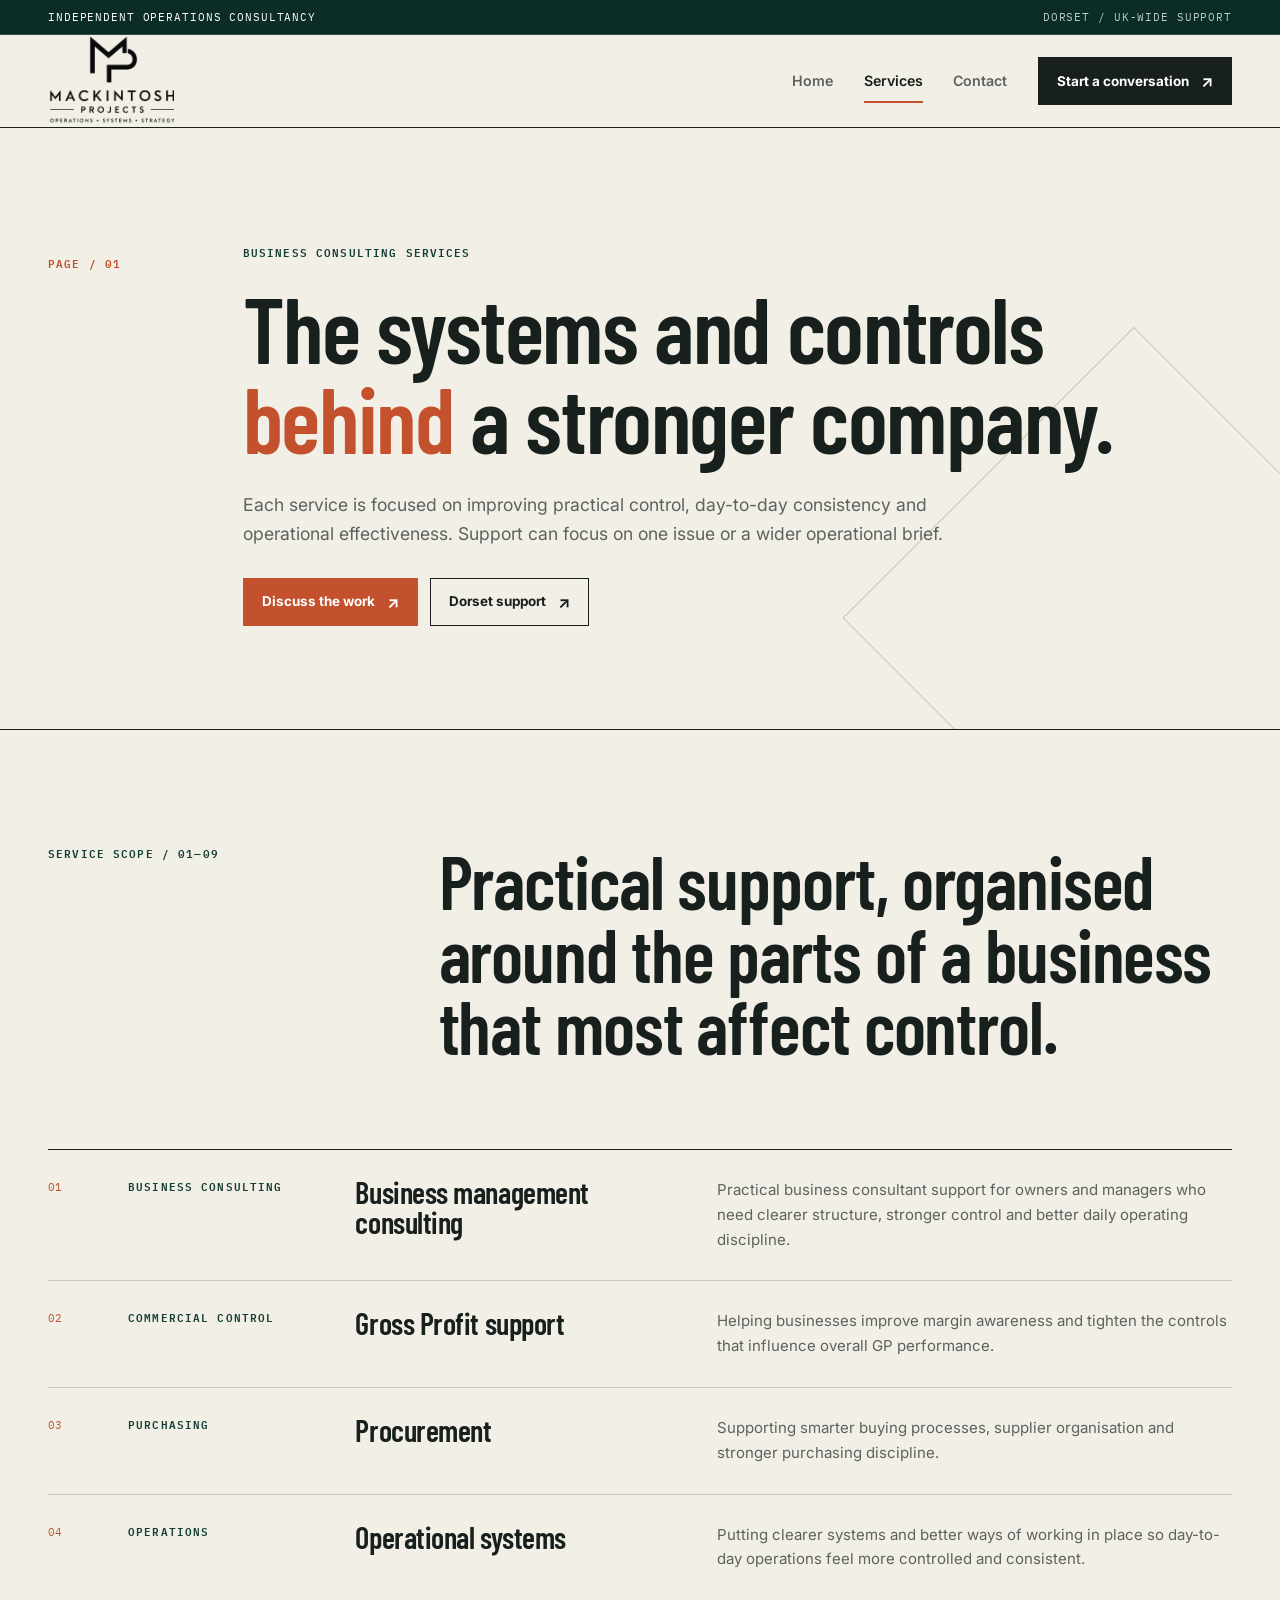
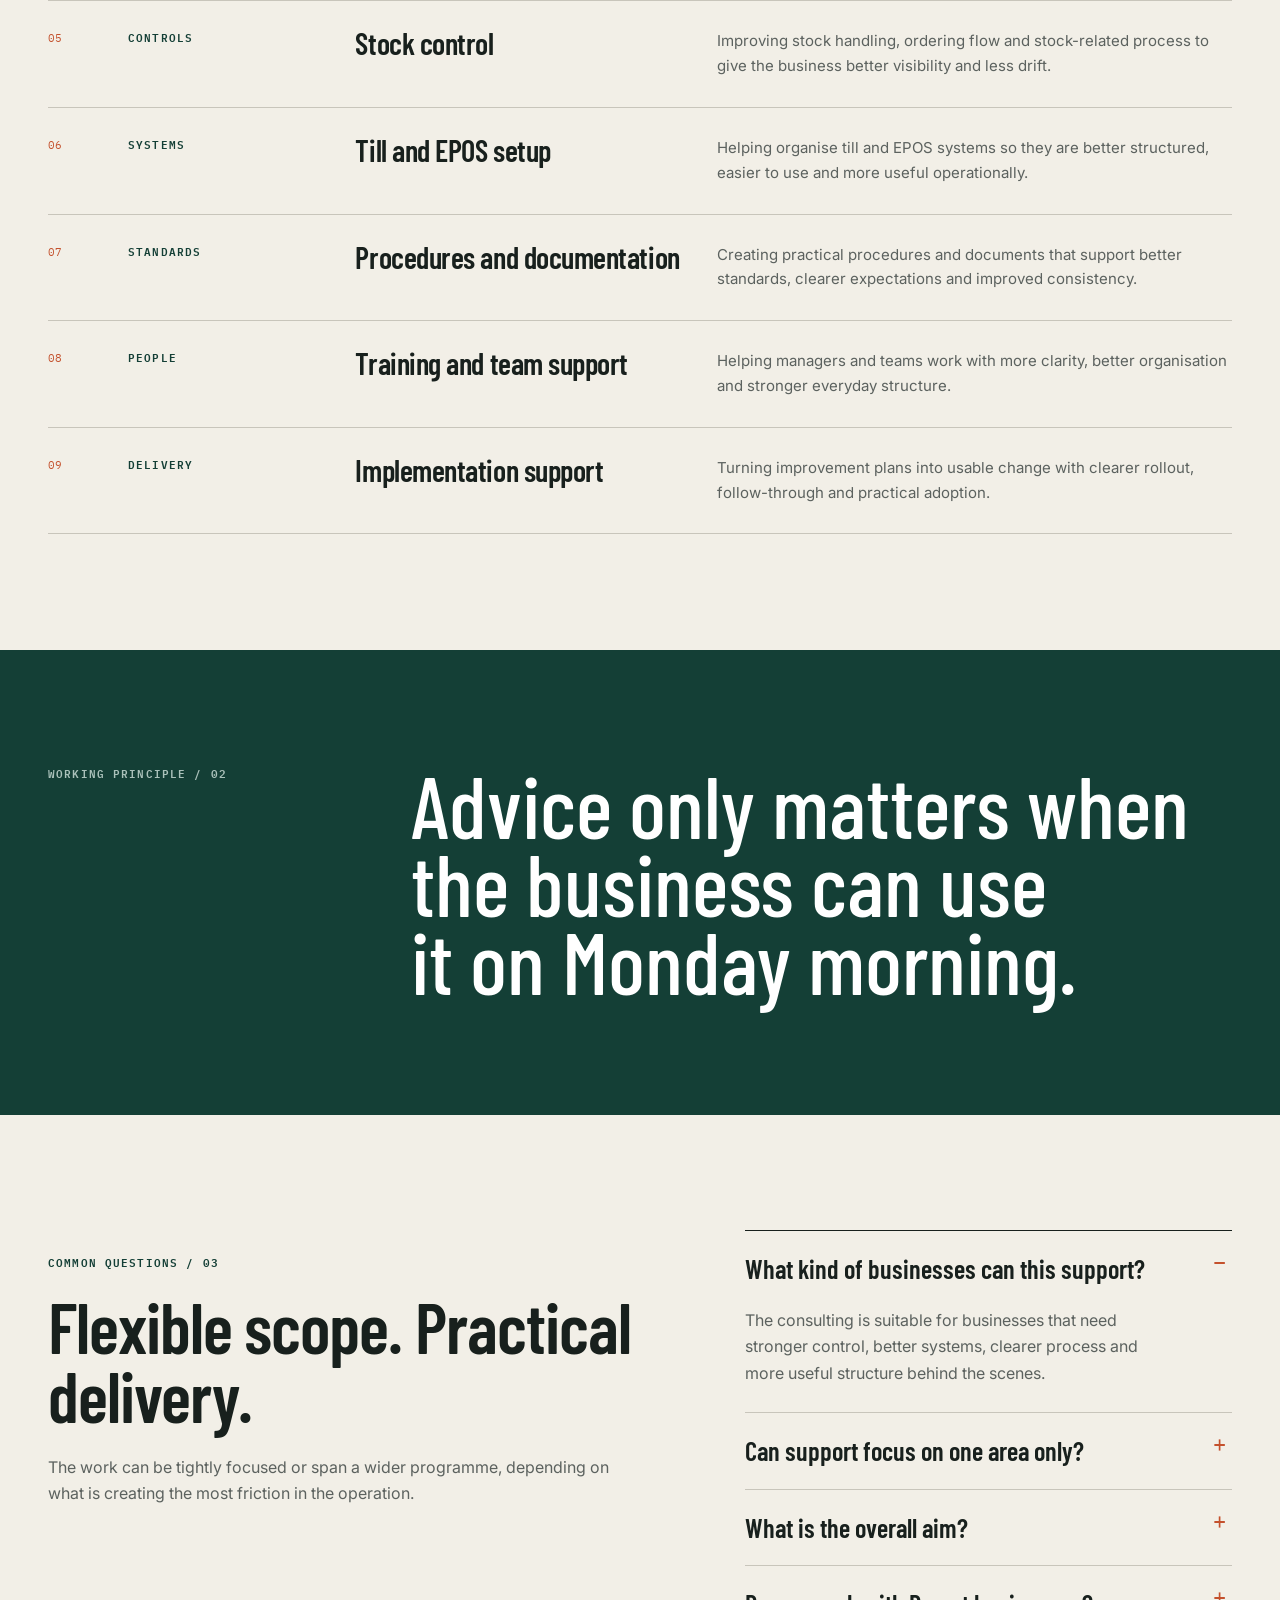
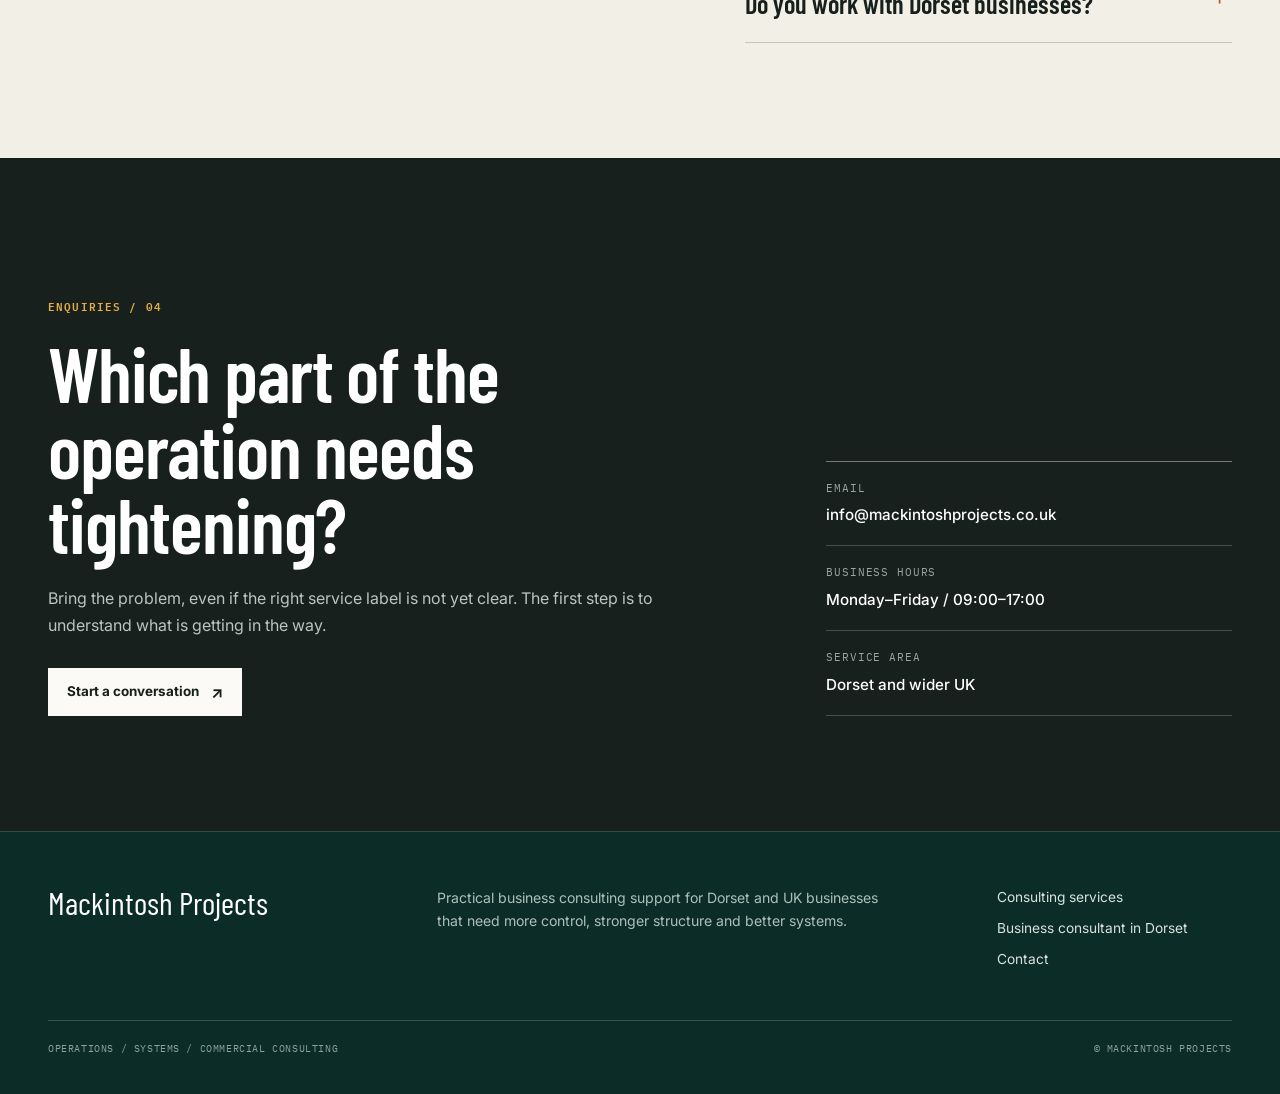
<file: services.html>
<!doctype html>
<html lang="en">
<head>
  <meta charset="utf-8">
  <meta name="viewport" content="width=device-width, initial-scale=1">
  <link rel="icon" href="/favicon.ico" sizes="any">
  <link rel="icon" type="image/png" sizes="16x16" href="/assets/favicon-16.png">
  <link rel="icon" type="image/png" sizes="32x32" href="/assets/favicon-32.png">
  <link rel="apple-touch-icon" sizes="180x180" href="/assets/apple-touch-icon.png">
  <link rel="manifest" href="/site.webmanifest">
  <meta name="theme-color" content="#143f36">
  <title>Business Consulting Services | Gross Profit, Systems, Stock Control and EPOS</title>
  <meta name="description" content="Business consulting services from Mackintosh Projects including gross profit support, procurement, operational systems, stock control, EPOS setup, procedures, training and implementation.">
  <meta name="robots" content="index,follow,max-snippet:-1,max-image-preview:large,max-video-preview:-1">
  <link rel="canonical" href="https://mackintoshprojects.co.uk/services">
  <link rel="stylesheet" href="/assets/styles.css?v=20260827-2">
</head>
<body>
  <a class="skip-link" href="#main-content">Skip to main content</a>
  <header class="site-header">
    <div class="utility-bar"><div class="container utility-inner"><span>Independent operations consultancy</span><span>Dorset / UK-wide support</span></div></div>
    <div class="container nav-inner">
      <a href="/" class="brand" aria-label="Mackintosh Projects home"><img src="/assets/logo-wordmark.png" alt="Mackintosh Projects" class="brand-logo"></a>
      <nav class="desktop-nav" aria-label="Main navigation">
        <a href="/">Home</a><a href="/services" aria-current="page">Services</a><a href="/contact">Contact</a><a class="button button-dark" href="/contact">Start a conversation</a>
      </nav>
      <details class="mobile-nav"><summary>Menu</summary><nav class="mobile-panel" aria-label="Mobile navigation"><a href="/">Home</a><a href="/services" aria-current="page">Services</a><a href="/contact">Contact</a><a href="/contact">Start a conversation</a></nav></details>
    </div>
  </header>

  <main id="main-content">
    <section class="page-hero">
      <div class="container page-hero-grid">
        <p class="index-label">Page / 01</p>
        <div>
          <p class="eyebrow">Business consulting services</p>
          <h1>The systems and controls <span class="accent">behind</span> a stronger company.</h1>
          <p class="lead">Each service is focused on improving practical control, day-to-day consistency and operational effectiveness. Support can focus on one issue or a wider operational brief.</p>
          <div class="actions"><a class="button" href="/contact">Discuss the work</a><a class="button-ghost" href="/business-consultant-dorset">Dorset support</a></div>
        </div>
      </div>
    </section>

    <section class="section">
      <div class="container">
        <div class="section-intro">
          <p class="eyebrow">Service scope / 01—09</p>
          <div><h2>Practical support, organised around the parts of a business that most affect control.</h2></div>
        </div>
        <div class="service-catalog">
          <article class="catalog-row"><span class="number">01</span><span class="service-tag">Business consulting</span><h3>Business management consulting</h3><p>Practical business consultant support for owners and managers who need clearer structure, stronger control and better daily operating discipline.</p></article>
          <article class="catalog-row"><span class="number">02</span><span class="service-tag">Commercial control</span><h3>Gross Profit support</h3><p>Helping businesses improve margin awareness and tighten the controls that influence overall GP performance.</p></article>
          <article class="catalog-row"><span class="number">03</span><span class="service-tag">Purchasing</span><h3>Procurement</h3><p>Supporting smarter buying processes, supplier organisation and stronger purchasing discipline.</p></article>
          <article class="catalog-row"><span class="number">04</span><span class="service-tag">Operations</span><h3>Operational systems</h3><p>Putting clearer systems and better ways of working in place so day-to-day operations feel more controlled and consistent.</p></article>
          <article class="catalog-row"><span class="number">05</span><span class="service-tag">Controls</span><h3>Stock control</h3><p>Improving stock handling, ordering flow and stock-related process to give the business better visibility and less drift.</p></article>
          <article class="catalog-row"><span class="number">06</span><span class="service-tag">Systems</span><h3>Till and EPOS setup</h3><p>Helping organise till and EPOS systems so they are better structured, easier to use and more useful operationally.</p></article>
          <article class="catalog-row"><span class="number">07</span><span class="service-tag">Standards</span><h3>Procedures and documentation</h3><p>Creating practical procedures and documents that support better standards, clearer expectations and improved consistency.</p></article>
          <article class="catalog-row"><span class="number">08</span><span class="service-tag">People</span><h3>Training and team support</h3><p>Helping managers and teams work with more clarity, better organisation and stronger everyday structure.</p></article>
          <article class="catalog-row"><span class="number">09</span><span class="service-tag">Delivery</span><h3>Implementation support</h3><p>Turning improvement plans into usable change with clearer rollout, follow-through and practical adoption.</p></article>
        </div>
      </div>
    </section>

    <section class="section statement-band">
      <div class="container">
        <div class="statement-grid"><p class="eyebrow">Working principle / 02</p><p class="statement">Advice only matters when the business can use it on Monday morning.</p></div>
      </div>
    </section>

    <section class="section">
      <div class="container split">
        <div class="split-copy"><p class="eyebrow">Common questions / 03</p><h2>Flexible scope. Practical delivery.</h2><p>The work can be tightly focused or span a wider programme, depending on what is creating the most friction in the operation.</p></div>
        <div class="faq">
          <details open><summary>What kind of businesses can this support?</summary><p>The consulting is suitable for businesses that need stronger control, better systems, clearer process and more useful structure behind the scenes.</p></details>
          <details><summary>Can support focus on one area only?</summary><p>Yes. Support can focus on a single issue such as stock control or EPOS, or span a wider operational brief.</p></details>
          <details><summary>What is the overall aim?</summary><p>To help the business feel more joined-up, more commercially aware and easier to manage day to day.</p></details>
          <details><summary>Do you work with Dorset businesses?</summary><p>Yes. Mackintosh Projects provides business consulting support for Dorset businesses as well as wider UK businesses that need stronger operating systems, commercial control and implementation support.</p></details>
        </div>
      </div>
    </section>

    <section class="section contact-band">
      <div class="container contact-band-grid">
        <div><p class="eyebrow">Enquiries / 04</p><h2>Which part of the operation needs tightening?</h2><p>Bring the problem, even if the right service label is not yet clear. The first step is to understand what is getting in the way.</p><div class="actions"><a class="button button-light" href="/contact">Start a conversation</a></div></div>
        <div class="contact-data"><div><span>Email</span><strong>info@mackintoshprojects.co.uk</strong></div><div><span>Business hours</span><strong>Monday–Friday / 09:00–17:00</strong></div><div><span>Service area</span><strong>Dorset and wider UK</strong></div></div>
      </div>
    </section>
  </main>

  <footer class="footer"><div class="container"><div class="footer-grid"><div><div class="footer-brand">Mackintosh Projects</div></div><p>Practical business consulting support for Dorset and UK businesses that need more control, stronger structure and better systems.</p><nav class="footer-nav" aria-label="Footer navigation"><a href="/services">Consulting services</a><a href="/business-consultant-dorset">Business consultant in Dorset</a><a href="/contact">Contact</a></nav></div><div class="footer-base"><span>Operations / Systems / Commercial consulting</span><span>© Mackintosh Projects</span></div></div></footer>
</body>
</html>
</file>
<file: assets/styles.css>
@import url("https://fonts.googleapis.com/css2?family=Barlow+Condensed:wght@500;600;700&family=IBM+Plex+Mono:wght@400;500;600&family=Inter:wght@400;500;600;700&display=swap");

:root {
  --paper: #f2efe7;
  --paper-light: #fbfaf6;
  --paper-dark: #e7e3d8;
  --ink: #18201d;
  --muted: #5c625f;
  --line: #c8c5bb;
  --line-dark: #858b87;
  --green: #143f36;
  --green-deep: #0c2d27;
  --rust: #c4512d;
  --rust-dark: #91391f;
  --yellow: #e5ad45;
  --heading: "Barlow Condensed", "Arial Narrow", Arial, sans-serif;
  --body: Inter, Arial, sans-serif;
  --mono: "IBM Plex Mono", "Courier New", monospace;
  --container: 1240px;
  --gutter: clamp(20px, 4vw, 48px);
}

* { box-sizing: border-box; }
html { scroll-behavior: smooth; background: var(--paper); }
body {
  margin: 0;
  color: var(--ink);
  background: var(--paper);
  font-family: var(--body);
  font-size: 16px;
  line-height: 1.65;
  -webkit-font-smoothing: antialiased;
}
body::before {
  position: fixed;
  z-index: -1;
  inset: 0;
  content: "";
  pointer-events: none;
  opacity: .17;
  background-image: url("data:image/svg+xml,%3Csvg viewBox='0 0 180 180' xmlns='http://www.w3.org/2000/svg'%3E%3Cfilter id='n'%3E%3CfeTurbulence type='fractalNoise' baseFrequency='.9' numOctaves='3' stitchTiles='stitch'/%3E%3C/filter%3E%3Crect width='100%25' height='100%25' filter='url(%23n)' opacity='.12'/%3E%3C/svg%3E");
}
a { color: inherit; text-decoration: none; }
img { display: block; max-width: 100%; }
button, input, textarea, select { font: inherit; }
p { margin: 0 0 1.25rem; color: var(--muted); }
p:last-child { margin-bottom: 0; }
h1, h2, h3, h4 {
  margin: 0;
  color: var(--ink);
  font-family: var(--heading);
  font-weight: 600;
  line-height: .98;
  letter-spacing: -.015em;
}
h3 { font-size: clamp(1.55rem, 2.4vw, 2rem); }
::selection { color: var(--paper-light); background: var(--green); }
:focus-visible { outline: 3px solid var(--yellow); outline-offset: 4px; }
.skip-link {
  position: fixed;
  z-index: 100;
  top: 12px;
  left: 12px;
  padding: 10px 14px;
  color: #fff;
  background: var(--ink);
  font-weight: 700;
  transform: translateY(-150%);
}
.skip-link:focus { transform: translateY(0); }
.container { width: min(var(--container), calc(100% - (2 * var(--gutter)))); margin-inline: auto; }
.rule { border-top: 1px solid var(--line); }

.utility-bar {
  color: #fff;
  background: var(--green-deep);
  border-bottom: 1px solid rgba(255,255,255,.16);
  font-family: var(--mono);
  font-size: .69rem;
  letter-spacing: .08em;
  text-transform: uppercase;
}
.utility-inner { min-height: 34px; display: flex; align-items: center; justify-content: space-between; gap: 20px; }
.utility-inner span:last-child { color: #b9cbc5; }
.site-header {
  position: sticky;
  z-index: 50;
  top: 0;
  background: rgba(242, 239, 231, .96);
  border-bottom: 1px solid var(--ink);
}
.nav-inner { min-height: 92px; display: flex; align-items: center; justify-content: space-between; gap: 32px; }
.brand { flex: 0 0 auto; width: 126px; }
.brand-logo { width: 100%; height: auto; }
.desktop-nav { display: flex; align-items: center; gap: clamp(18px, 2.4vw, 34px); }
.desktop-nav > a:not(.button) {
  padding: 10px 0 8px;
  color: var(--muted);
  border-bottom: 2px solid transparent;
  font-size: .89rem;
  font-weight: 600;
}
.desktop-nav > a:not(.button):hover,
.desktop-nav > a[aria-current="page"] { color: var(--ink); border-bottom-color: var(--rust); }
.mobile-nav { display: none; }

.button,
.button-ghost,
.text-link {
  display: inline-flex;
  align-items: center;
  justify-content: center;
  gap: 12px;
  min-height: 48px;
  padding: 0 18px;
  border: 1px solid var(--ink);
  border-radius: 0;
  font-size: .84rem;
  font-weight: 700;
  line-height: 1;
  transition: color .18s ease, background .18s ease, border-color .18s ease;
}
.button::after,
.button-ghost::after,
.text-link::after { content: "↗"; font-size: 1rem; }
.button { color: #fff; background: var(--rust); border-color: var(--rust); }
.button:hover { background: var(--rust-dark); border-color: var(--rust-dark); }
.button-dark { background: var(--ink); border-color: var(--ink); }
.button-dark:hover { background: var(--green); border-color: var(--green); }
.button-light { color: var(--ink); background: var(--paper-light); border-color: var(--paper-light); }
.button-light:hover { color: #fff; background: var(--rust); border-color: var(--rust); }
.button-ghost { color: var(--ink); background: transparent; }
.button-ghost:hover { color: #fff; background: var(--ink); }
.button-outline-light { color: #fff; border-color: #fff; }
.button-outline-light:hover { color: var(--ink); background: #fff; }
.text-link { min-height: 0; padding: 4px 0; border: 0; border-bottom: 1px solid currentColor; color: var(--green); }
.text-link:hover { color: var(--rust); }

.eyebrow,
.index-label,
.service-tag,
.status,
.mini-label {
  margin: 0;
  color: var(--green);
  font-family: var(--mono);
  font-size: .71rem;
  font-weight: 600;
  line-height: 1.4;
  letter-spacing: .1em;
  text-transform: uppercase;
}
.eyebrow { margin-bottom: 22px; }

.hero { padding: clamp(74px, 9vw, 124px) 0 0; }
.hero-grid {
  display: grid;
  grid-template-columns: minmax(0, 1.45fr) minmax(290px, .65fr);
  gap: clamp(50px, 8vw, 112px);
  align-items: end;
  padding-bottom: clamp(74px, 9vw, 118px);
}
.hero-copy-wrap { padding-left: clamp(18px, 3vw, 34px); border-left: 6px solid var(--rust); }
.hero h1 { max-width: 880px; font-size: clamp(3.65rem, 7.4vw, 7rem); line-height: .86; text-wrap: balance; }
.hero h1 .accent,
.page-hero h1 .accent { color: var(--rust); }
.hero-summary { max-width: 790px; margin-top: 30px; font-size: clamp(1.05rem, 1.4vw, 1.2rem); }
.actions { display: flex; flex-wrap: wrap; gap: 12px; margin-top: 30px; }
.scope-panel { align-self: stretch; padding: 0 0 0 24px; border-left: 1px solid var(--line-dark); }
.scope-panel > p { margin-top: 16px; font-size: .94rem; }
.scope-list { margin: 32px 0 0; padding: 0; list-style: none; border-top: 1px solid var(--ink); }
.scope-list li {
  display: grid;
  grid-template-columns: 34px 1fr;
  gap: 10px;
  padding: 15px 0;
  border-bottom: 1px solid var(--line);
  color: var(--ink);
  font-weight: 600;
  line-height: 1.3;
}
.scope-list span { color: var(--rust); font-family: var(--mono); font-size: .7rem; font-weight: 500; }
.capability-strip { color: #fff; background: var(--ink); border-top: 1px solid var(--ink); }
.capability-grid { display: grid; grid-template-columns: repeat(4, 1fr); }
.capability-item { min-height: 148px; padding: 26px 26px 24px; border-right: 1px solid rgba(255,255,255,.18); }
.capability-item:first-child { border-left: 1px solid rgba(255,255,255,.18); }
.capability-item span { display: block; margin-bottom: 30px; color: #a7bbb5; font-family: var(--mono); font-size: .67rem; }
.capability-item strong { display: block; max-width: 190px; font-family: var(--heading); font-size: 1.55rem; font-weight: 600; line-height: 1; }

.section { padding: clamp(74px, 9vw, 118px) 0; }
.section-tight { padding: clamp(54px, 7vw, 84px) 0; }
.section-intro {
  display: grid;
  grid-template-columns: minmax(150px, .55fr) minmax(0, 1.45fr);
  gap: clamp(30px, 7vw, 100px);
  margin-bottom: clamp(46px, 7vw, 86px);
}
.section-intro h2,
.page-section-title { max-width: 930px; font-size: clamp(2.9rem, 5.8vw, 5.6rem); text-wrap: balance; }
.section-intro .intro-copy { max-width: 700px; margin-top: 26px; font-size: 1.06rem; }
.service-index,
.reason-list,
.contact-list { margin: 0; padding: 0; list-style: none; border-top: 1px solid var(--ink); }
.service-row {
  display: grid;
  grid-template-columns: 66px minmax(210px, .75fr) minmax(270px, 1fr);
  gap: 26px;
  align-items: start;
  padding: 28px 12px 28px 0;
  border-bottom: 1px solid var(--line);
  transition: background .18s ease, padding .18s ease;
}
.service-row:hover { padding-left: 12px; background: rgba(255,255,255,.35); }
.service-row .number { padding-top: 6px; color: var(--rust); font-family: var(--mono); font-size: .72rem; }
.service-row h3 { font-size: clamp(1.85rem, 3vw, 2.6rem); }
.service-row p { max-width: 630px; margin: 1px 0 0; }

.statement-band { color: #fff; background: var(--green); }
.statement-grid { display: grid; grid-template-columns: minmax(150px, .5fr) minmax(0, 1.5fr); gap: clamp(30px, 7vw, 100px); }
.statement-band .eyebrow { color: #aac1ba; }
.statement { max-width: 1000px; color: #fff; font-family: var(--heading); font-size: clamp(3.2rem, 6.8vw, 6.6rem); font-weight: 500; line-height: .9; text-wrap: balance; }
.process-grid { display: grid; grid-template-columns: repeat(3, 1fr); gap: 0; margin-top: 72px; border-top: 1px solid rgba(255,255,255,.34); }
.process-step { min-height: 180px; padding: 24px 30px 10px 0; border-right: 1px solid rgba(255,255,255,.24); }
.process-step + .process-step { padding-left: 30px; }
.process-step:last-child { border-right: 0; }
.process-step span { display: block; margin-bottom: 32px; color: var(--yellow); font-family: var(--mono); font-size: .7rem; }
.process-step h3 { margin-bottom: 10px; color: #fff; }
.process-step p { color: #cbd9d5; font-size: .92rem; }

.split { display: grid; grid-template-columns: minmax(0, 1fr) minmax(300px, .82fr); gap: clamp(48px, 8vw, 112px); align-items: start; }
.split-copy h2 { max-width: 750px; font-size: clamp(2.9rem, 5.5vw, 5.2rem); }
.split-copy > p { max-width: 700px; margin-top: 24px; }
.reason-list li { display: grid; grid-template-columns: 54px 1fr; gap: 18px; padding: 24px 0; border-bottom: 1px solid var(--line); }
.reason-list .number { color: var(--rust); font-family: var(--mono); font-size: .7rem; }
.reason-list h3 { margin-bottom: 8px; font-size: 1.85rem; }
.reason-list p { font-size: .92rem; }

.contact-band { color: #fff; background: var(--ink); }
.contact-band-grid { display: grid; grid-template-columns: minmax(0, 1.25fr) minmax(280px, .75fr); gap: clamp(50px, 8vw, 110px); align-items: end; }
.contact-band .eyebrow { color: var(--yellow); }
.contact-band h2 { max-width: 850px; color: #fff; font-size: clamp(3rem, 6vw, 5.8rem); }
.contact-band p { max-width: 720px; margin-top: 24px; color: #bcc4c0; }
.contact-data { border-top: 1px solid rgba(255,255,255,.4); }
.contact-data div { padding: 18px 0; border-bottom: 1px solid rgba(255,255,255,.2); }
.contact-data span { display: block; margin-bottom: 4px; color: #99a5a1; font-family: var(--mono); font-size: .66rem; text-transform: uppercase; letter-spacing: .08em; }
.contact-data strong { color: #fff; font-size: .95rem; font-weight: 500; }

.page-hero {
  position: relative;
  overflow: hidden;
  padding: clamp(76px, 9vw, 124px) 0 clamp(64px, 8vw, 104px);
  border-bottom: 1px solid var(--ink);
}
.page-hero::after {
  position: absolute;
  right: max(-6vw, -60px);
  bottom: -95px;
  width: min(32vw, 410px);
  aspect-ratio: 1;
  content: "";
  border: 1px solid var(--line);
  transform: rotate(45deg);
  pointer-events: none;
}
.page-hero-grid { position: relative; z-index: 1; display: grid; grid-template-columns: 118px minmax(0, 1fr); gap: clamp(28px, 6vw, 84px); }
.page-hero .index-label { padding-top: 11px; color: var(--rust); }
.page-hero h1 { max-width: 1040px; font-size: clamp(3.5rem, 7.2vw, 7.2rem); text-wrap: balance; }
.page-hero .lead { max-width: 760px; margin-top: 28px; font-size: 1.1rem; }
.service-catalog { border-top: 1px solid var(--ink); }
.catalog-row {
  display: grid;
  grid-template-columns: 54px minmax(110px, .45fr) minmax(210px, .75fr) minmax(280px, 1.15fr);
  gap: 26px;
  align-items: start;
  padding: 28px 0;
  border-bottom: 1px solid var(--line);
}
.catalog-row .number { color: var(--rust); font-family: var(--mono); font-size: .7rem; }
.catalog-row h3 { font-size: 1.9rem; }
.catalog-row p { margin: 0; font-size: .94rem; }
.catalog-row img { width: 52px; height: 52px; object-fit: cover; margin-top: 8px; filter: saturate(.7); }

.positioning { padding: clamp(50px, 7vw, 82px) 0; color: #fff; background: var(--rust); }
.positioning p { max-width: 1120px; color: #fff; font-family: var(--heading); font-size: clamp(2.6rem, 5.4vw, 5.2rem); line-height: .94; }

.faq { border-top: 1px solid var(--ink); }
.faq details { border-bottom: 1px solid var(--line); }
.faq summary {
  position: relative;
  padding: 24px 60px 24px 0;
  cursor: pointer;
  color: var(--ink);
  font-family: var(--heading);
  font-size: 1.65rem;
  font-weight: 600;
  line-height: 1.05;
  list-style: none;
}
.faq summary::-webkit-details-marker { display: none; }
.faq summary::after { position: absolute; right: 6px; top: 20px; content: "+"; color: var(--rust); font-family: var(--mono); font-size: 1.35rem; font-weight: 400; }
.faq details[open] summary::after { content: "−"; }
.faq details p { max-width: 760px; padding: 0 60px 26px 0; }

.contact-layout { display: grid; grid-template-columns: minmax(0, 1.05fr) minmax(300px, .95fr); gap: clamp(48px, 8vw, 110px); }
.contact-intro h2 { font-size: clamp(3rem, 5.5vw, 5rem); }
.contact-intro p { max-width: 680px; margin-top: 24px; }
.contact-list li { display: grid; grid-template-columns: 150px 1fr; gap: 24px; padding: 19px 0; border-bottom: 1px solid var(--line); }
.contact-list span { color: var(--green); font-family: var(--mono); font-size: .68rem; font-weight: 600; letter-spacing: .08em; text-transform: uppercase; }
.contact-list strong { font-weight: 500; }

.footer { padding: 54px 0 36px; color: #fff; background: var(--green-deep); border-top: 1px solid rgba(255,255,255,.14); }
.footer-grid { display: grid; grid-template-columns: minmax(210px, .7fr) minmax(260px, 1.1fr) minmax(170px, .55fr); gap: clamp(40px, 7vw, 92px); }
.footer-brand { color: #fff; font-family: var(--heading); font-size: 2rem; line-height: 1; }
.footer p { max-width: 560px; color: #aebfba; font-size: .88rem; }
.footer-nav { display: grid; gap: 8px; align-content: start; }
.footer-nav a { color: #d9e2df; font-size: .86rem; }
.footer-nav a:hover { color: var(--yellow); }
.footer-base { display: flex; justify-content: space-between; gap: 20px; margin-top: 50px; padding-top: 20px; border-top: 1px solid rgba(255,255,255,.18); color: #8ea19b; font-family: var(--mono); font-size: .62rem; letter-spacing: .06em; text-transform: uppercase; }

@media (max-width: 980px) {
  .desktop-nav { display: none; }
  .mobile-nav { display: block; position: relative; }
  .mobile-nav summary { display: flex; align-items: center; gap: 12px; padding: 11px 0; cursor: pointer; font-family: var(--mono); font-size: .73rem; font-weight: 600; list-style: none; text-transform: uppercase; letter-spacing: .08em; }
  .mobile-nav summary::-webkit-details-marker { display: none; }
  .mobile-nav summary::after { content: "+"; color: var(--rust); font-size: 1.1rem; }
  .mobile-nav[open] summary::after { content: "−"; }
  .mobile-panel { position: absolute; top: calc(100% + 28px); right: calc(-1 * var(--gutter)); width: min(370px, 100vw); display: grid; padding: 18px var(--gutter) 28px; color: #fff; background: var(--ink); border-bottom: 4px solid var(--rust); }
  .mobile-panel a { padding: 14px 0; border-bottom: 1px solid rgba(255,255,255,.18); font-family: var(--heading); font-size: 1.55rem; line-height: 1; }
  .mobile-panel a:last-child { margin-top: 14px; padding: 15px; border: 1px solid var(--rust); color: #fff; background: var(--rust); font-family: var(--body); font-size: .85rem; text-align: center; }
  .hero-grid { grid-template-columns: 1fr; align-items: start; }
  .scope-panel { max-width: 620px; margin-left: 6px; }
  .capability-grid { grid-template-columns: repeat(2, 1fr); }
  .capability-item:nth-child(2) { border-right: 0; }
  .capability-item:nth-child(-n+2) { border-bottom: 1px solid rgba(255,255,255,.18); }
  .section-intro,
  .statement-grid,
  .split,
  .contact-band-grid,
  .contact-layout { grid-template-columns: 1fr; }
  .section-intro { gap: 22px; }
  .section-intro .eyebrow { margin-bottom: 0; }
  .service-row { grid-template-columns: 52px minmax(200px, .85fr) minmax(260px, 1.15fr); }
  .page-hero-grid { grid-template-columns: 78px 1fr; }
  .catalog-row { grid-template-columns: 42px 140px minmax(180px, .7fr) minmax(250px, 1fr); gap: 18px; }
  .footer-grid { grid-template-columns: repeat(2, 1fr); }
}

@media (max-width: 720px) {
  :root { --gutter: 20px; }
  .utility-inner { justify-content: center; min-height: 30px; }
  .utility-inner span:last-child { display: none; }
  .nav-inner { min-height: 76px; }
  .brand { width: 96px; }
  .mobile-panel { top: calc(100% + 20px); }
  .hero { padding-top: 58px; }
  .hero-grid { gap: 48px; padding-bottom: 62px; }
  .hero-copy-wrap { padding-left: 16px; border-left-width: 4px; }
  .hero h1 { font-size: clamp(3.25rem, 16vw, 5rem); }
  .hero-summary { margin-top: 22px; font-size: 1rem; }
  .actions { flex-direction: column; align-items: stretch; }
  .actions .button, .actions .button-ghost { width: 100%; }
  .scope-panel { padding-left: 18px; }
  .capability-grid { grid-template-columns: 1fr; }
  .capability-item { min-height: 112px; border-right: 0; border-bottom: 1px solid rgba(255,255,255,.18); }
  .capability-item:first-child { border-left: 0; }
  .capability-item:nth-child(2) { border-right: 0; }
  .capability-item span { margin-bottom: 18px; }
  .service-row { grid-template-columns: 38px 1fr; gap: 14px; }
  .service-row > p { grid-column: 2; }
  .service-row:hover { padding-left: 0; background: transparent; }
  .process-grid { grid-template-columns: 1fr; margin-top: 48px; }
  .process-step, .process-step + .process-step { min-height: auto; padding: 24px 0; border-right: 0; border-bottom: 1px solid rgba(255,255,255,.22); }
  .process-step:last-child { border-bottom: 0; }
  .process-step span { margin-bottom: 18px; }
  .page-hero-grid { grid-template-columns: 1fr; gap: 22px; }
  .page-hero .index-label { padding-top: 0; }
  .page-hero h1 { font-size: clamp(3.2rem, 15vw, 5rem); }
  .page-hero::after { right: -120px; opacity: .6; }
  .catalog-row { grid-template-columns: 34px 1fr; gap: 12px; }
  .catalog-row .service-tag, .catalog-row h3, .catalog-row p, .catalog-row img { grid-column: 2; }
  .contact-list li { grid-template-columns: 1fr; gap: 5px; }
  .footer-grid { grid-template-columns: 1fr; gap: 34px; }
  .footer-base { flex-direction: column; }
}

@media (prefers-reduced-motion: reduce) {
  html { scroll-behavior: auto; }
  *, *::before, *::after { transition-duration: .01ms !important; animation-duration: .01ms !important; animation-iteration-count: 1 !important; }
}
</file>
